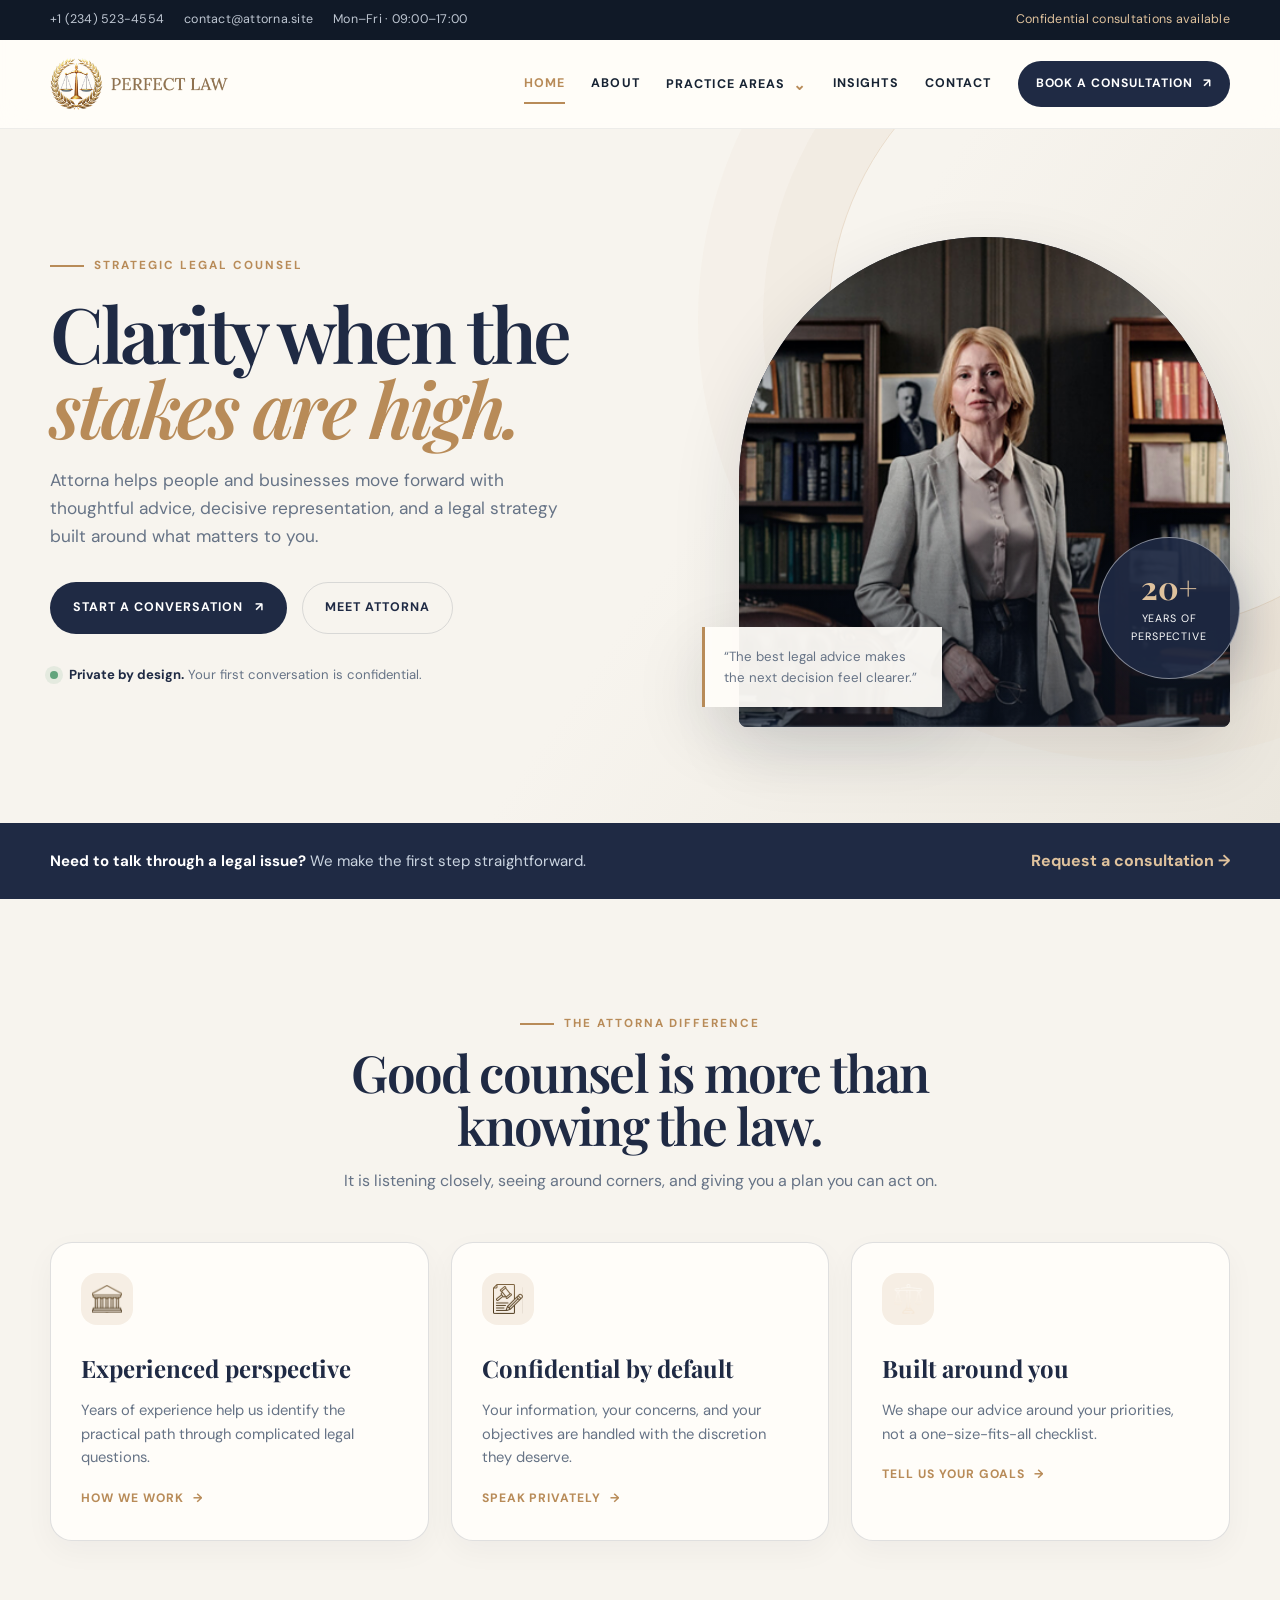
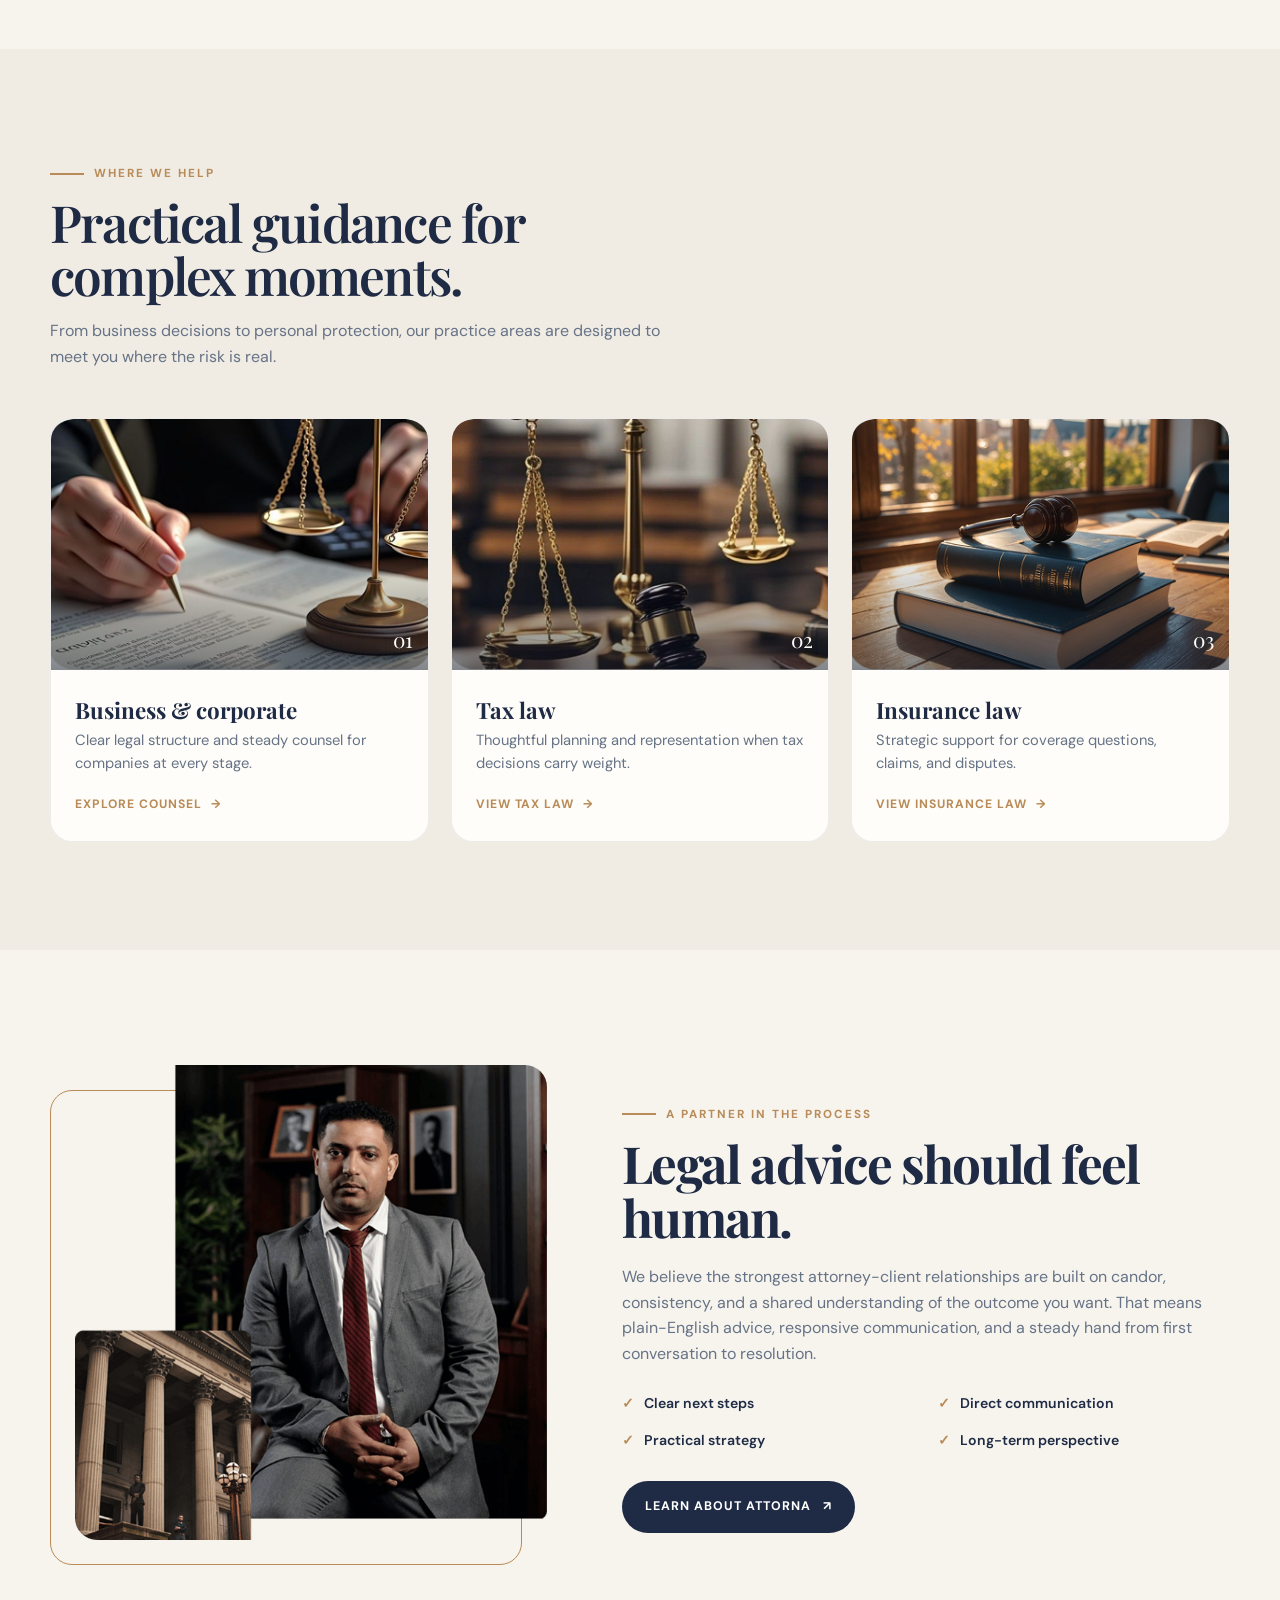
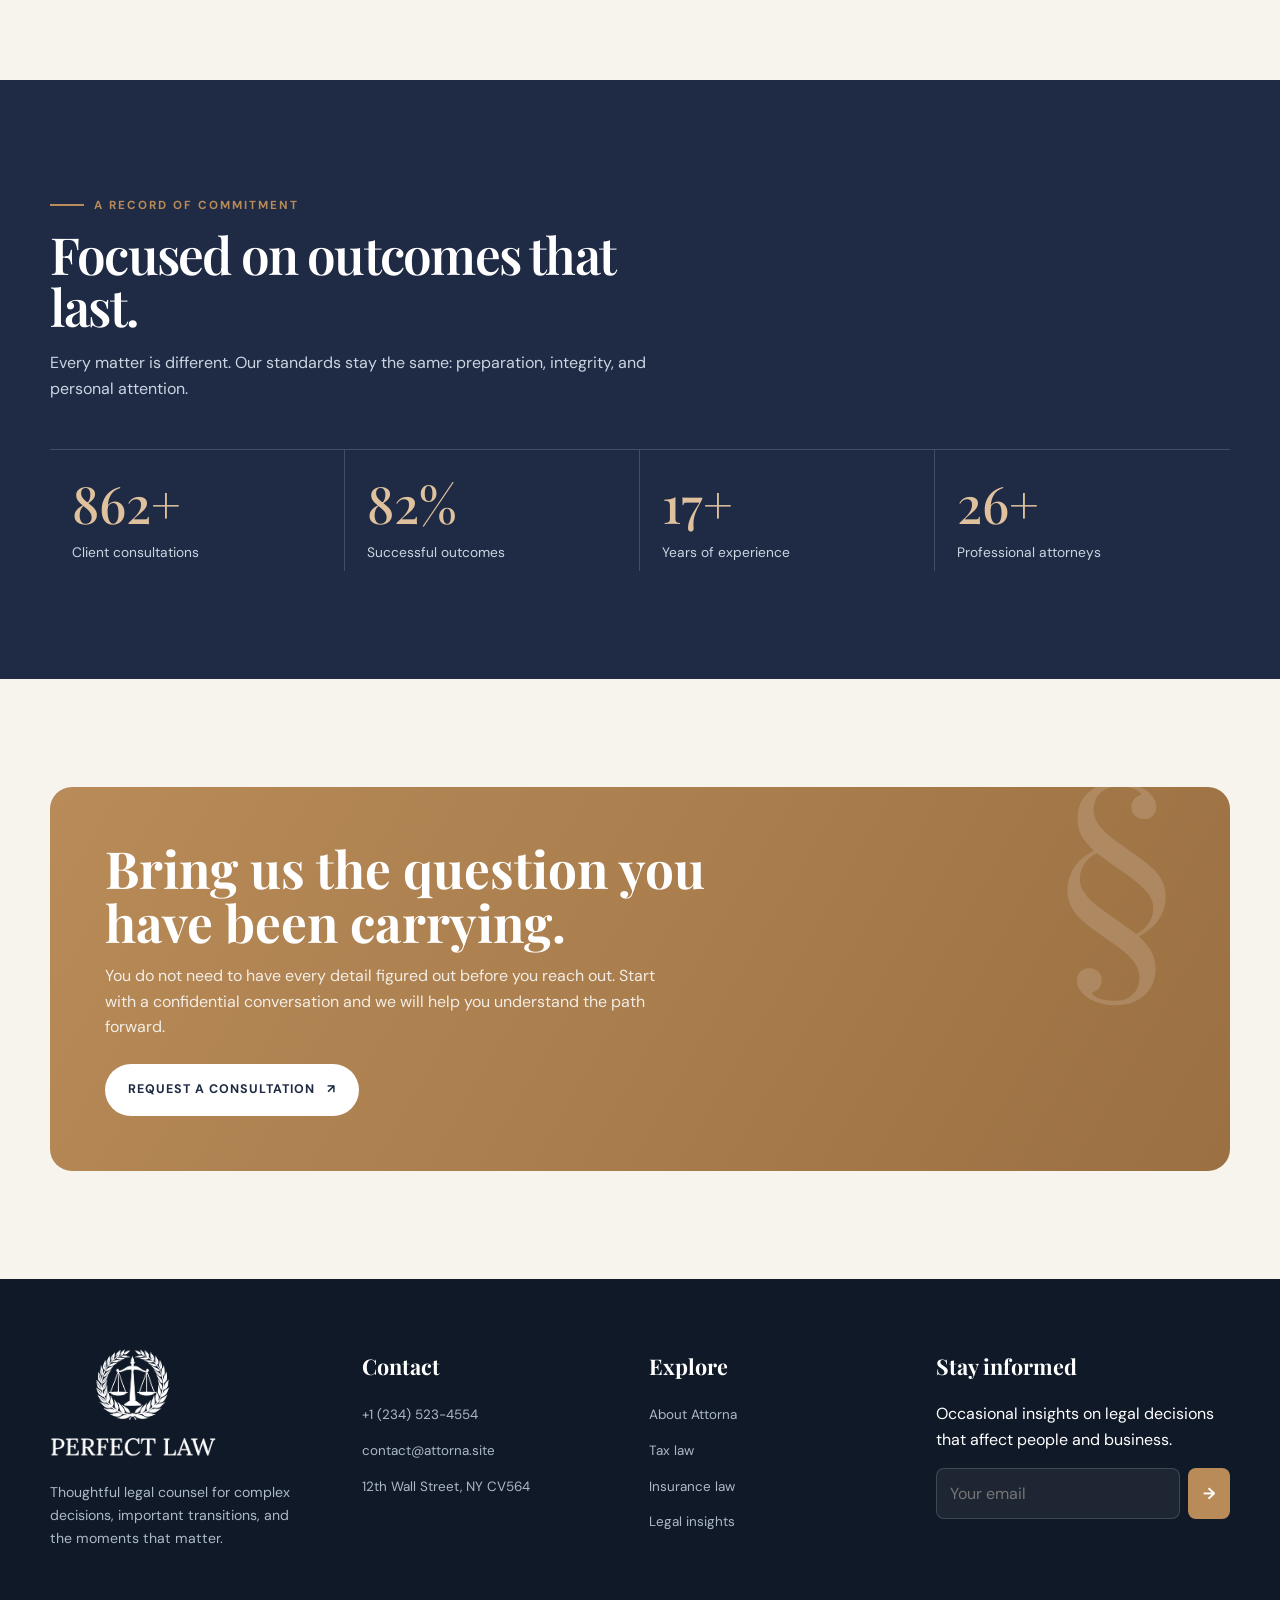
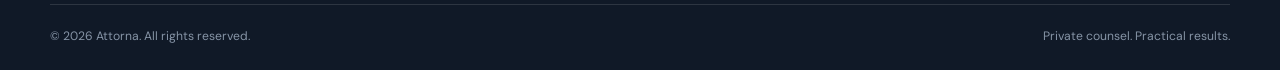
<file: index.html>
<!doctype html>
<html lang="en">
<head>
    <meta charset="UTF-8">
    <meta name="viewport" content="width=device-width, initial-scale=1.0">
    <meta name="description" content="Attorna provides clear, strategic legal counsel for businesses, families, and individuals.">
    <title>Attorna | Counsel with clarity</title>
    <link rel="stylesheet" href="css/style.css">
    <link rel="stylesheet" href="css/media-query.css">
</head>
<body>
    <a class="skip-link" href="#main-content">Skip to content</a>
    <div class="scroll-progress" aria-hidden="true"><span></span></div>
    <header class="site-header">
        <div class="topbar"><div class="container topbar-inner"><div class="topbar-details"><a href="tel:+12345234554">+1 (234) 523-4554</a><a href="mailto:contact@attorna.site">contact@attorna.site</a><span>Mon–Fri · 09:00–17:00</span></div><span class="topbar-availability">Confidential consultations available</span></div></div>
        <div class="container site-nav">
            <a class="brand" href="index.html" aria-label="Attorna home"><img src="images/logo.png" alt="Attorna"></a>
            <button class="mobile-toggle" aria-label="Open navigation" aria-expanded="false"><span></span><span></span><span></span></button>
            <div class="nav-panel">
                <nav class="nav-links" aria-label="Primary navigation">
                    <a class="nav-link" data-page="index.html" href="index.html">Home</a>
                    <a class="nav-link" data-page="about.html" href="about.html">About</a>
                    <div class="nav-dropdown"><button class="nav-dropdown-toggle" type="button">Practice areas <span>⌄</span></button><div class="nav-dropdown-menu"><a href="Tax law.html">Tax law</a><a href="insurance law.html">Insurance law</a><a href="contact.html">Business counsel</a></div></div>
                    <a class="nav-link" data-page="blog.html" href="blog.html">Insights</a>
                    <a class="nav-link" data-page="contact.html" href="contact.html">Contact</a>
                </nav>
                <a class="nav-cta" href="contact.html">Book a consultation <span>↗</span></a>
            </div>
        </div>
    </header>

    <main id="main-content">
        <section class="hero">
            <div class="container hero-grid">
                <div class="hero-copy reveal">
                    <span class="eyebrow">Strategic legal counsel</span>
                    <h1>Clarity when the <em>stakes are high.</em></h1>
                    <p class="hero-lede">Attorna helps people and businesses move forward with thoughtful advice, decisive representation, and a legal strategy built around what matters to you.</p>
                    <div class="actions"><a class="button" href="contact.html">Start a conversation <span>↗</span></a><a class="button secondary" href="about.html">Meet Attorna</a></div>
                    <div class="trust-note"><span class="dot"></span><span><strong>Private by design.</strong> Your first conversation is confidential.</span></div>
                </div>
                <div class="hero-visual reveal delay-2"><div class="hero-art"><img src="images/lady-1.png" alt="Attorney ready to advise a client"></div><div class="hero-card"><p>“The best legal advice makes the next decision feel clearer.”</p></div><div class="hero-badge"><strong>20+</strong><span>years of perspective</span></div></div>
            </div>
        </section>
        <section class="intro-band"><div class="container"><p><strong>Need to talk through a legal issue?</strong> We make the first step straightforward.</p><a href="contact.html">Request a consultation →</a></div></section>

        <section class="section" aria-labelledby="why-attorna">
            <div class="container"><div class="section-heading center reveal"><span class="section-kicker">The Attorna difference</span><h2>Good counsel is more than knowing the law.</h2><p>It is listening closely, seeing around corners, and giving you a plan you can act on.</p></div>
                <div class="feature-grid"><article class="feature-card reveal"><div class="icon-circle"><img src="images/icon-4.svg" alt=""></div><h3>Experienced perspective</h3><p>Years of experience help us identify the practical path through complicated legal questions.</p><a class="text-link" href="about.html">How we work <span>→</span></a></article><article class="feature-card reveal delay-1"><div class="icon-circle"><img src="images/icon-5.svg" alt=""></div><h3>Confidential by default</h3><p>Your information, your concerns, and your objectives are handled with the discretion they deserve.</p><a class="text-link" href="contact.html">Speak privately <span>→</span></a></article><article class="feature-card reveal delay-2"><div class="icon-circle"><img src="images/icon-6.svg" alt=""></div><h3>Built around you</h3><p>We shape our advice around your priorities, not a one-size-fits-all checklist.</p><a class="text-link" href="contact.html">Tell us your goals <span>→</span></a></article></div>
            </div>
        </section>

        <section class="section practice-section" aria-labelledby="practice-areas"><div class="container"><div class="section-heading reveal"><span class="section-kicker">Where we help</span><h2 id="practice-areas">Practical guidance for complex moments.</h2><p>From business decisions to personal protection, our practice areas are designed to meet you where the risk is real.</p></div><div class="practice-grid"><article class="practice-card reveal"><div class="practice-card-image"><img src="images/service-1.png" alt="Business documents on a desk"><span class="practice-number">01</span></div><div class="practice-card-body"><h3>Business &amp; corporate</h3><p>Clear legal structure and steady counsel for companies at every stage.</p><a class="text-link" href="contact.html">Explore counsel <span>→</span></a></div></article><article class="practice-card reveal delay-1"><div class="practice-card-image"><img src="images/service-2.png" alt="A contract being reviewed"><span class="practice-number">02</span></div><div class="practice-card-body"><h3>Tax law</h3><p>Thoughtful planning and representation when tax decisions carry weight.</p><a class="text-link" href="Tax law.html">View tax law <span>→</span></a></div></article><article class="practice-card reveal delay-2"><div class="practice-card-image"><img src="images/service-3.png" alt="Professional meeting around a table"><span class="practice-number">03</span></div><div class="practice-card-body"><h3>Insurance law</h3><p>Strategic support for coverage questions, claims, and disputes.</p><a class="text-link" href="insurance law.html">View insurance law <span>→</span></a></div></article></div></div></section>

        <section class="split-section"><div class="container split-grid"><div class="split-media reveal"><img src="images/man-1.png" alt="Attorna attorney in a thoughtful portrait"></div><div class="split-content reveal delay-1"><span class="section-kicker">A partner in the process</span><h2>Legal advice should feel human.</h2><p>We believe the strongest attorney-client relationships are built on candor, consistency, and a shared understanding of the outcome you want. That means plain-English advice, responsive communication, and a steady hand from first conversation to resolution.</p><ul class="check-list"><li>Clear next steps</li><li>Direct communication</li><li>Practical strategy</li><li>Long-term perspective</li></ul><a class="button" href="about.html">Learn about Attorna <span>↗</span></a></div></div></section>

        <section class="section stats-section"><div class="container"><div class="section-heading reveal"><span class="section-kicker">A record of commitment</span><h2>Focused on outcomes that last.</h2><p>Every matter is different. Our standards stay the same: preparation, integrity, and personal attention.</p></div><div class="stats-grid"><div class="stat reveal"><strong data-count="1000" data-suffix="+">0</strong><span>Client consultations</span></div><div class="stat reveal delay-1"><strong data-count="95" data-suffix="%">0</strong><span>Successful outcomes</span></div><div class="stat reveal delay-2"><strong data-count="20" data-suffix="+">0</strong><span>Years of experience</span></div><div class="stat reveal delay-3"><strong data-count="30" data-suffix="+">0</strong><span>Professional attorneys</span></div></div></div></section>

        <section class="section"><div class="container"><div class="cta-panel reveal"><h2>Bring us the question you have been carrying.</h2><p>You do not need to have every detail figured out before you reach out. Start with a confidential conversation and we will help you understand the path forward.</p><a class="button" href="contact.html">Request a consultation <span>↗</span></a></div></div></section>
    </main>
    <footer class="site-footer"><div class="container"><div class="footer-grid"><div class="footer-brand"><img src="images/logo-2.png" alt="Attorna"><p>Thoughtful legal counsel for complex decisions, important transitions, and the moments that matter.</p></div><div class="footer-col"><h3>Contact</h3><ul><li><a href="tel:+12345234554">+1 (234) 523-4554</a></li><li><a href="mailto:contact@attorna.site">contact@attorna.site</a></li><li><span>12th Wall Street, NY CV564</span></li></ul></div><div class="footer-col"><h3>Explore</h3><ul><li><a href="about.html">About Attorna</a></li><li><a href="Tax law.html">Tax law</a></li><li><a href="insurance law.html">Insurance law</a></li><li><a href="blog.html">Legal insights</a></li></ul></div><div class="footer-col"><h3>Stay informed</h3><p>Occasional insights on legal decisions that affect people and business.</p><form class="footer-form" onsubmit="return false"><input type="email" placeholder="Your email" aria-label="Your email"><button type="submit">→</button></form></div></div><div class="footer-bottom"><span>© <span data-year>2026</span> Attorna. All rights reserved.</span><span>Private counsel. Practical results.</span></div></div></footer>
    <script src="js/script.js"></script>
</body>
</html>
</file>
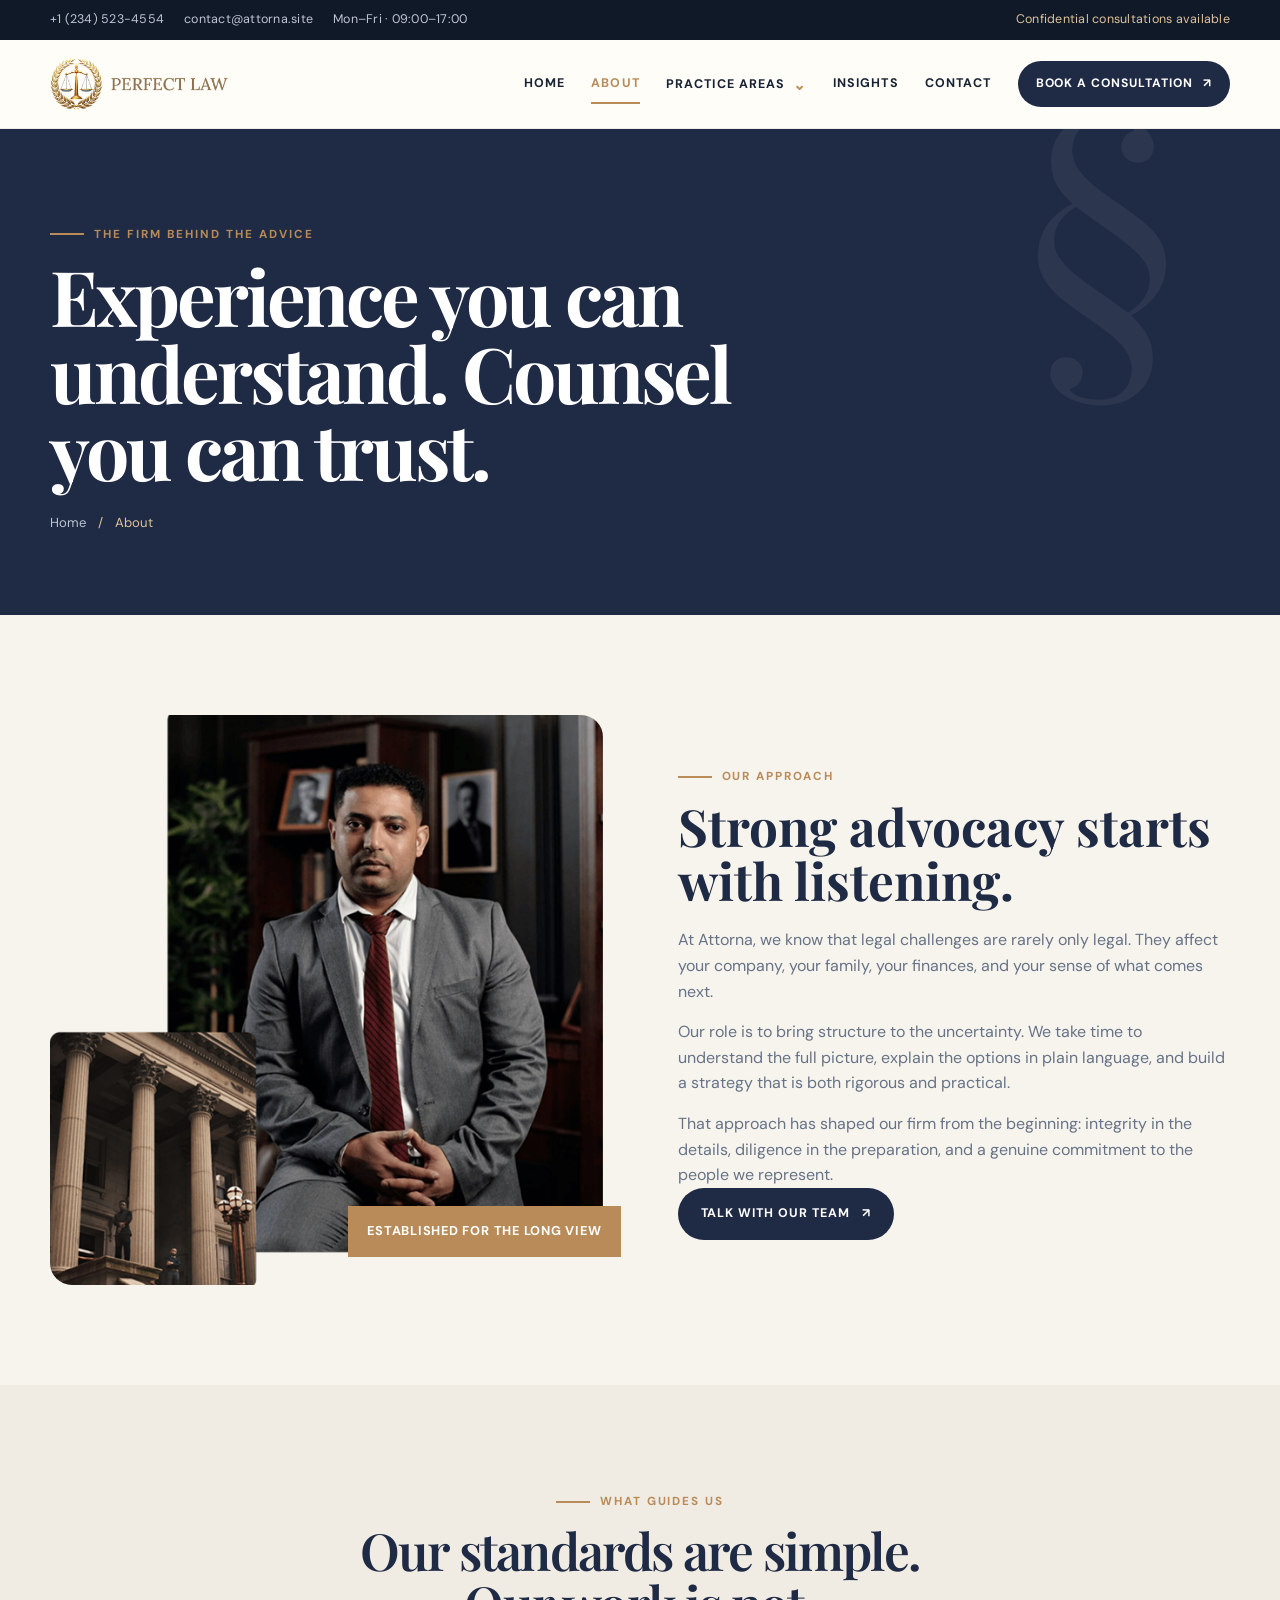
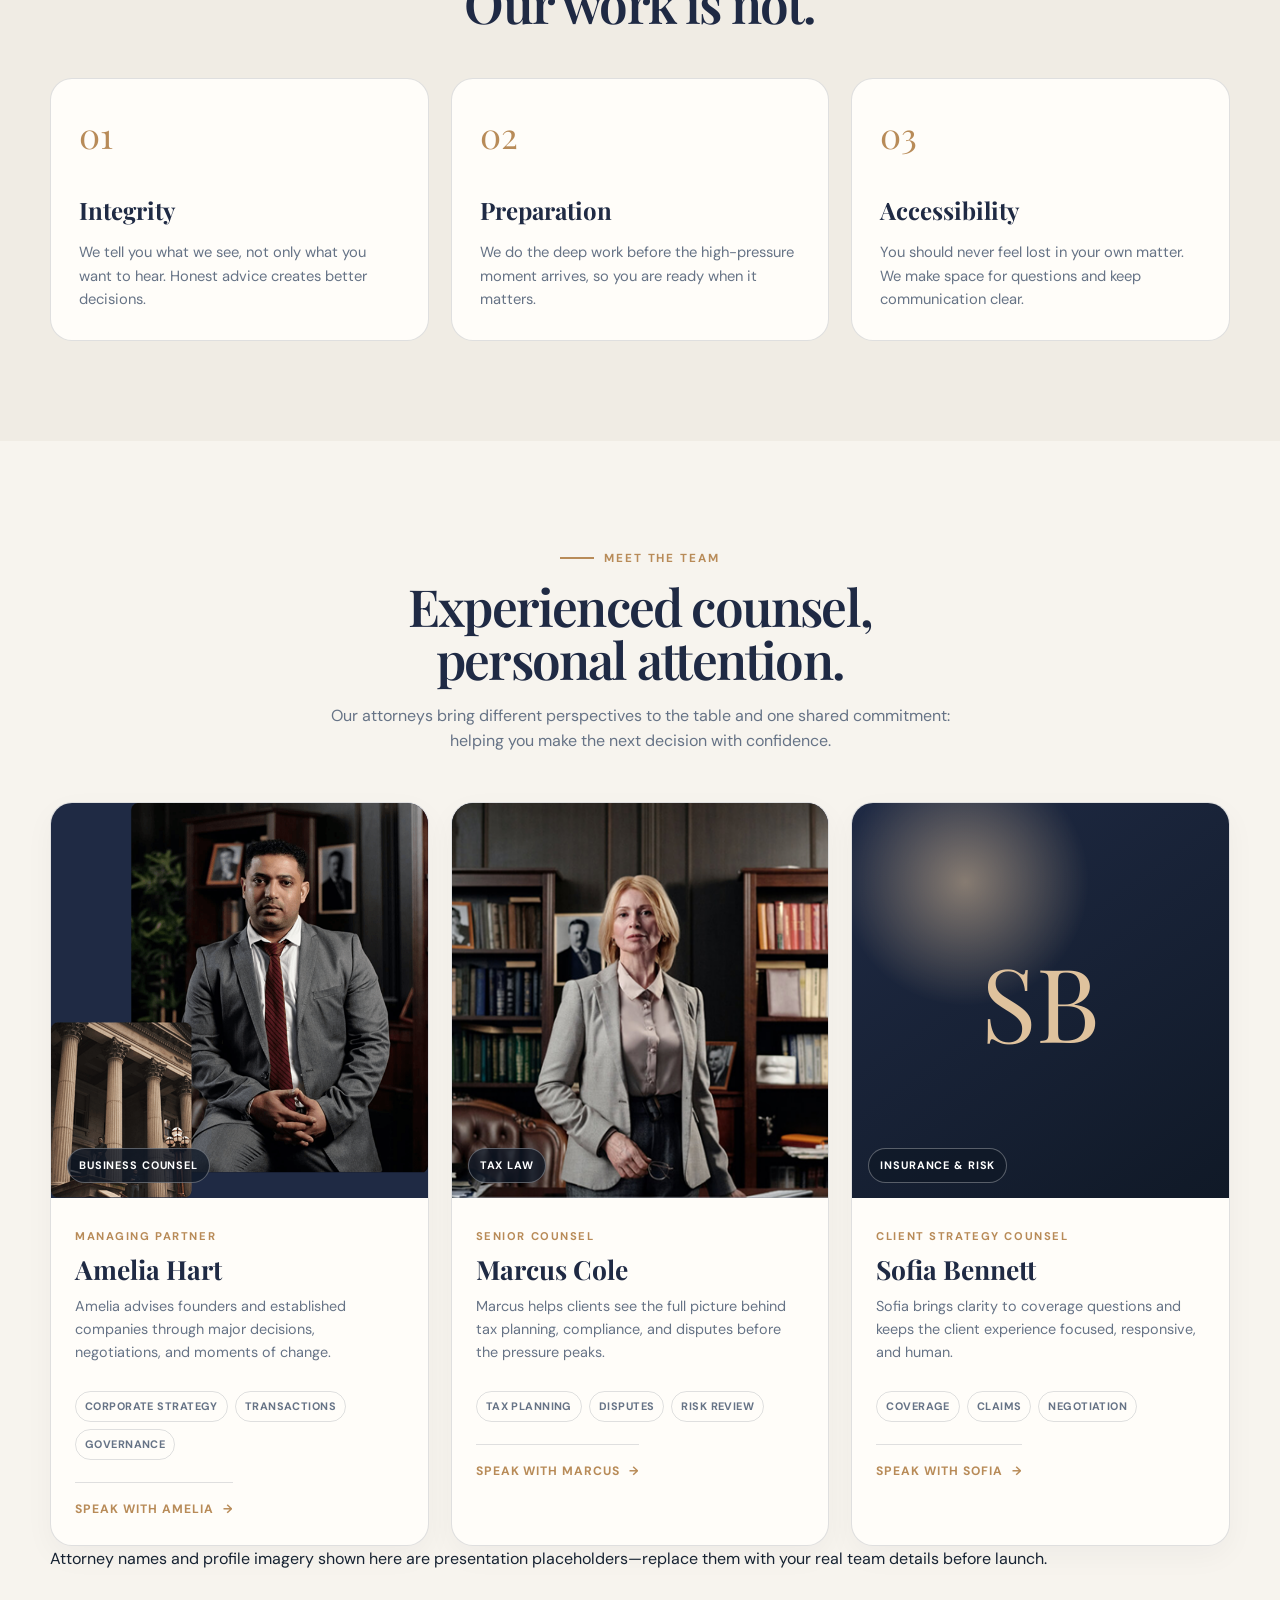
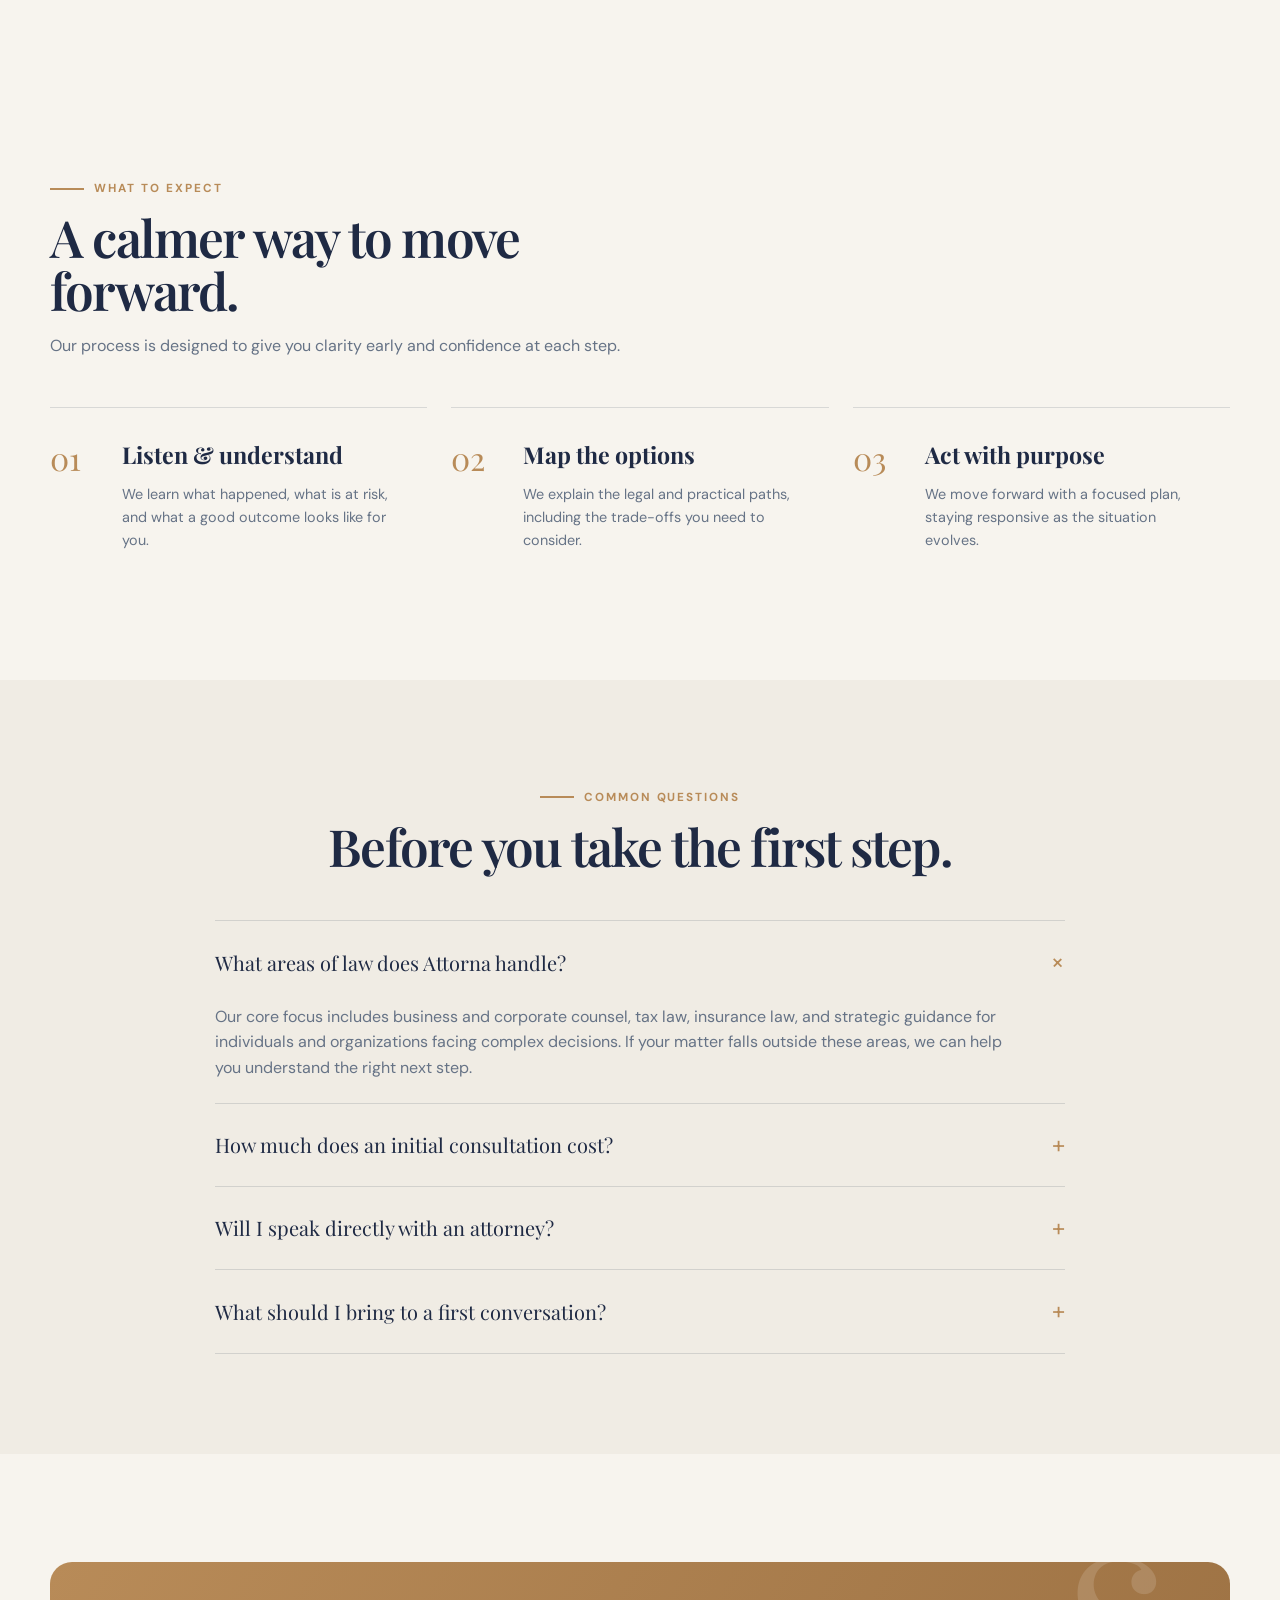
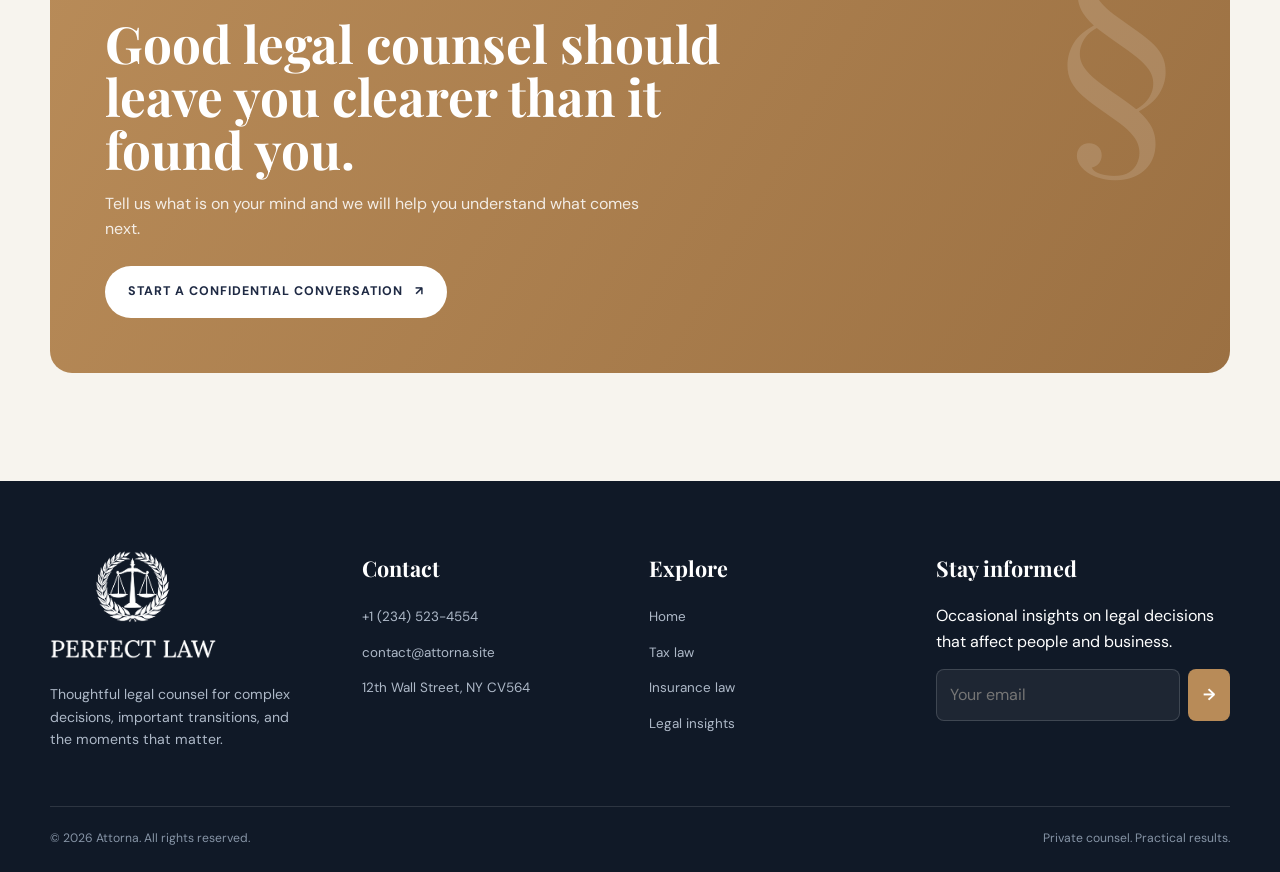
<file: about.html>
<!doctype html>
<html lang="en">
<head><meta charset="UTF-8"><meta name="viewport" content="width=device-width, initial-scale=1.0"><meta name="description" content="Learn how Attorna approaches legal counsel with clarity, integrity, and personal attention."><title>About Attorna | Counsel with clarity</title><link rel="stylesheet" href="css/style.css"><link rel="stylesheet" href="css/media-query.css"></head>
<body><a class="skip-link" href="#main-content">Skip to content</a><div class="scroll-progress" aria-hidden="true"><span></span></div>
<header class="site-header"><div class="topbar"><div class="container topbar-inner"><div class="topbar-details"><a href="tel:+12345234554">+1 (234) 523-4554</a><a href="mailto:contact@attorna.site">contact@attorna.site</a><span>Mon–Fri · 09:00–17:00</span></div><span class="topbar-availability">Confidential consultations available</span></div></div><div class="container site-nav"><a class="brand" href="index.html" aria-label="Attorna home"><img src="images/logo.png" alt="Attorna"></a><button class="mobile-toggle" aria-label="Open navigation" aria-expanded="false"><span></span><span></span><span></span></button><div class="nav-panel"><nav class="nav-links" aria-label="Primary navigation"><a class="nav-link" data-page="index.html" href="index.html">Home</a><a class="nav-link" data-page="about.html" href="about.html">About</a><div class="nav-dropdown"><button class="nav-dropdown-toggle" type="button">Practice areas <span>⌄</span></button><div class="nav-dropdown-menu"><a href="Tax law.html">Tax law</a><a href="insurance law.html">Insurance law</a><a href="contact.html">Business counsel</a></div></div><a class="nav-link" data-page="blog.html" href="blog.html">Insights</a><a class="nav-link" data-page="contact.html" href="contact.html">Contact</a></nav><a class="nav-cta" href="contact.html">Book a consultation <span>↗</span></a></div></div></header>
<main id="main-content"><section class="page-hero"><div class="container"><span class="eyebrow">The firm behind the advice</span><h1>Experience you can understand. Counsel you can trust.</h1><div class="breadcrumbs"><a href="index.html">Home</a><span>/</span><span>About</span></div></div></section>
<section class="page-intro"><div class="container story-grid"><div class="story-media reveal"><img src="images/man-1.png" alt="Attorna attorney portrait"><span class="image-label">Established for the long view</span></div><div class="story-copy reveal delay-1"><span class="section-kicker">Our approach</span><h2>Strong advocacy starts with listening.</h2><p>At Attorna, we know that legal challenges are rarely only legal. They affect your company, your family, your finances, and your sense of what comes next.</p><p>Our role is to bring structure to the uncertainty. We take time to understand the full picture, explain the options in plain language, and build a strategy that is both rigorous and practical.</p><p>That approach has shaped our firm from the beginning: integrity in the details, diligence in the preparation, and a genuine commitment to the people we represent.</p><a class="button" href="contact.html">Talk with our team <span>↗</span></a></div></div></section>
<section class="value-section"><div class="container"><div class="section-heading center reveal"><span class="section-kicker">What guides us</span><h2>Our standards are simple. Our work is not.</h2></div><div class="value-grid"><article class="value-card reveal"><span class="value-index">01</span><h3>Integrity</h3><p>We tell you what we see, not only what you want to hear. Honest advice creates better decisions.</p></article><article class="value-card reveal delay-1"><span class="value-index">02</span><h3>Preparation</h3><p>We do the deep work before the high-pressure moment arrives, so you are ready when it matters.</p></article><article class="value-card reveal delay-2"><span class="value-index">03</span><h3>Accessibility</h3><p>You should never feel lost in your own matter. We make space for questions and keep communication clear.</p></article></div></div></section>
<section class="team-section"><div class="container"><div class="section-heading center reveal"><span class="section-kicker">Meet the team</span><h2>Experienced counsel, personal attention.</h2><p>Our attorneys bring different perspectives to the table and one shared commitment: helping you make the next decision with confidence.</p></div><div class="attorney-grid"><article class="attorney-card reveal"><div class="attorney-visual"><img src="images/man-1.png" alt="Managing Partner profile portrait"><span class="attorney-badge">Business counsel</span></div><div class="attorney-body"><span class="attorney-role">Managing Partner</span><h3>Amelia Hart</h3><p class="attorney-bio">Amelia advises founders and established companies through major decisions, negotiations, and moments of change.</p><ul class="specialty-list"><li>Corporate strategy</li><li>Transactions</li><li>Governance</li></ul><a class="text-link" href="contact.html">Speak with Amelia <span>→</span></a></div></article><article class="attorney-card reveal delay-1"><div class="attorney-visual"><img src="images/lady-1.png" alt="Senior Counsel profile portrait"><span class="attorney-badge">Tax law</span></div><div class="attorney-body"><span class="attorney-role">Senior Counsel</span><h3>Marcus Cole</h3><p class="attorney-bio">Marcus helps clients see the full picture behind tax planning, compliance, and disputes before the pressure peaks.</p><ul class="specialty-list"><li>Tax planning</li><li>Disputes</li><li>Risk review</li></ul><a class="text-link" href="contact.html">Speak with Marcus <span>→</span></a></div></article><article class="attorney-card reveal delay-2"><div class="attorney-visual"><div class="attorney-initials" aria-hidden="true">SB</div><span class="attorney-badge">Insurance &amp; risk</span></div><div class="attorney-body"><span class="attorney-role">Client Strategy Counsel</span><h3>Sofia Bennett</h3><p class="attorney-bio">Sofia brings clarity to coverage questions and keeps the client experience focused, responsive, and human.</p><ul class="specialty-list"><li>Coverage</li><li>Claims</li><li>Negotiation</li></ul><a class="text-link" href="contact.html">Speak with Sofia <span>→</span></a></div></article></div><p class="team-note">Attorney names and profile imagery shown here are presentation placeholders—replace them with your real team details before launch.</p></div></section>
<section class="process-section"><div class="container"><div class="section-heading reveal"><span class="section-kicker">What to expect</span><h2>A calmer way to move forward.</h2><p>Our process is designed to give you clarity early and confidence at each step.</p></div><div class="process-list"><article class="process-item reveal"><h3>Listen &amp; understand</h3><p>We learn what happened, what is at risk, and what a good outcome looks like for you.</p></article><article class="process-item reveal delay-1"><h3>Map the options</h3><p>We explain the legal and practical paths, including the trade-offs you need to consider.</p></article><article class="process-item reveal delay-2"><h3>Act with purpose</h3><p>We move forward with a focused plan, staying responsive as the situation evolves.</p></article></div></div></section>
<section class="faq-section"><div class="container"><div class="section-heading center reveal"><span class="section-kicker">Common questions</span><h2>Before you take the first step.</h2></div><div class="faq-list"><div class="faq-item open reveal"><button class="faq-question" aria-expanded="true">What areas of law does Attorna handle?<span>+</span></button><div class="faq-answer"><div><p>Our core focus includes business and corporate counsel, tax law, insurance law, and strategic guidance for individuals and organizations facing complex decisions. If your matter falls outside these areas, we can help you understand the right next step.</p></div></div></div><div class="faq-item reveal"><button class="faq-question" aria-expanded="false">How much does an initial consultation cost?<span>+</span></button><div class="faq-answer"><div><p>Fees depend on the nature and scope of the matter. Contact us with a short overview and we will explain the consultation process and expected next steps clearly.</p></div></div></div><div class="faq-item reveal"><button class="faq-question" aria-expanded="false">Will I speak directly with an attorney?<span>+</span></button><div class="faq-answer"><div><p>Yes. We believe the best advice starts with a direct understanding of your situation, and we keep communication personal throughout the matter.</p></div></div></div><div class="faq-item reveal"><button class="faq-question" aria-expanded="false">What should I bring to a first conversation?<span>+</span></button><div class="faq-answer"><div><p>Bring whatever helps explain the situation: agreements, notices, timelines, or questions. You do not need to organize everything perfectly before reaching out.</p></div></div></div></div></div></section><section class="section"><div class="container"><div class="cta-panel reveal"><h2>Good legal counsel should leave you clearer than it found you.</h2><p>Tell us what is on your mind and we will help you understand what comes next.</p><a class="button" href="contact.html">Start a confidential conversation <span>↗</span></a></div></div></section></main>
<footer class="site-footer"><div class="container"><div class="footer-grid"><div class="footer-brand"><img src="images/logo-2.png" alt="Attorna"><p>Thoughtful legal counsel for complex decisions, important transitions, and the moments that matter.</p></div><div class="footer-col"><h3>Contact</h3><ul><li><a href="tel:+12345234554">+1 (234) 523-4554</a></li><li><a href="mailto:contact@attorna.site">contact@attorna.site</a></li><li><span>12th Wall Street, NY CV564</span></li></ul></div><div class="footer-col"><h3>Explore</h3><ul><li><a href="index.html">Home</a></li><li><a href="Tax law.html">Tax law</a></li><li><a href="insurance law.html">Insurance law</a></li><li><a href="blog.html">Legal insights</a></li></ul></div><div class="footer-col"><h3>Stay informed</h3><p>Occasional insights on legal decisions that affect people and business.</p><form class="footer-form" onsubmit="return false"><input type="email" placeholder="Your email" aria-label="Your email"><button type="submit">→</button></form></div></div><div class="footer-bottom"><span>© <span data-year>2026</span> Attorna. All rights reserved.</span><span>Private counsel. Practical results.</span></div></div></footer><script src="js/script.js"></script></body></html>
</file>
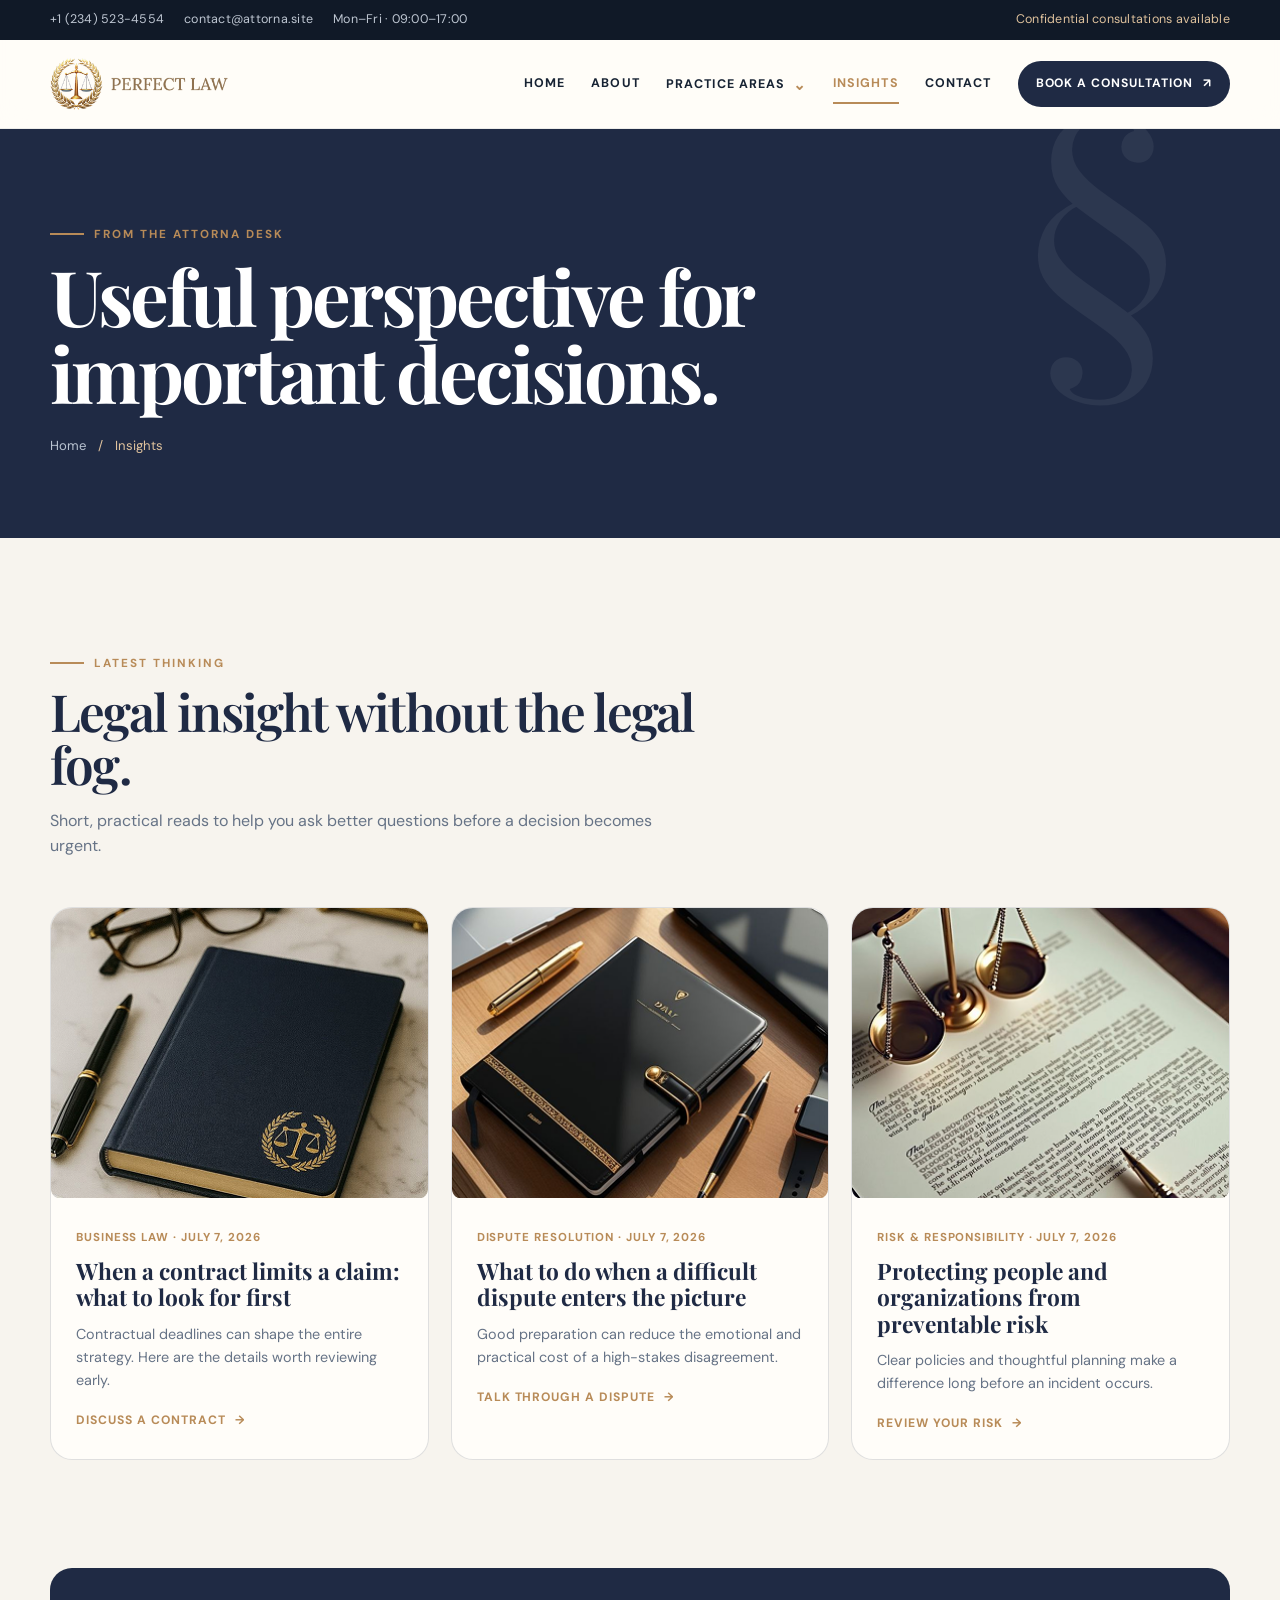
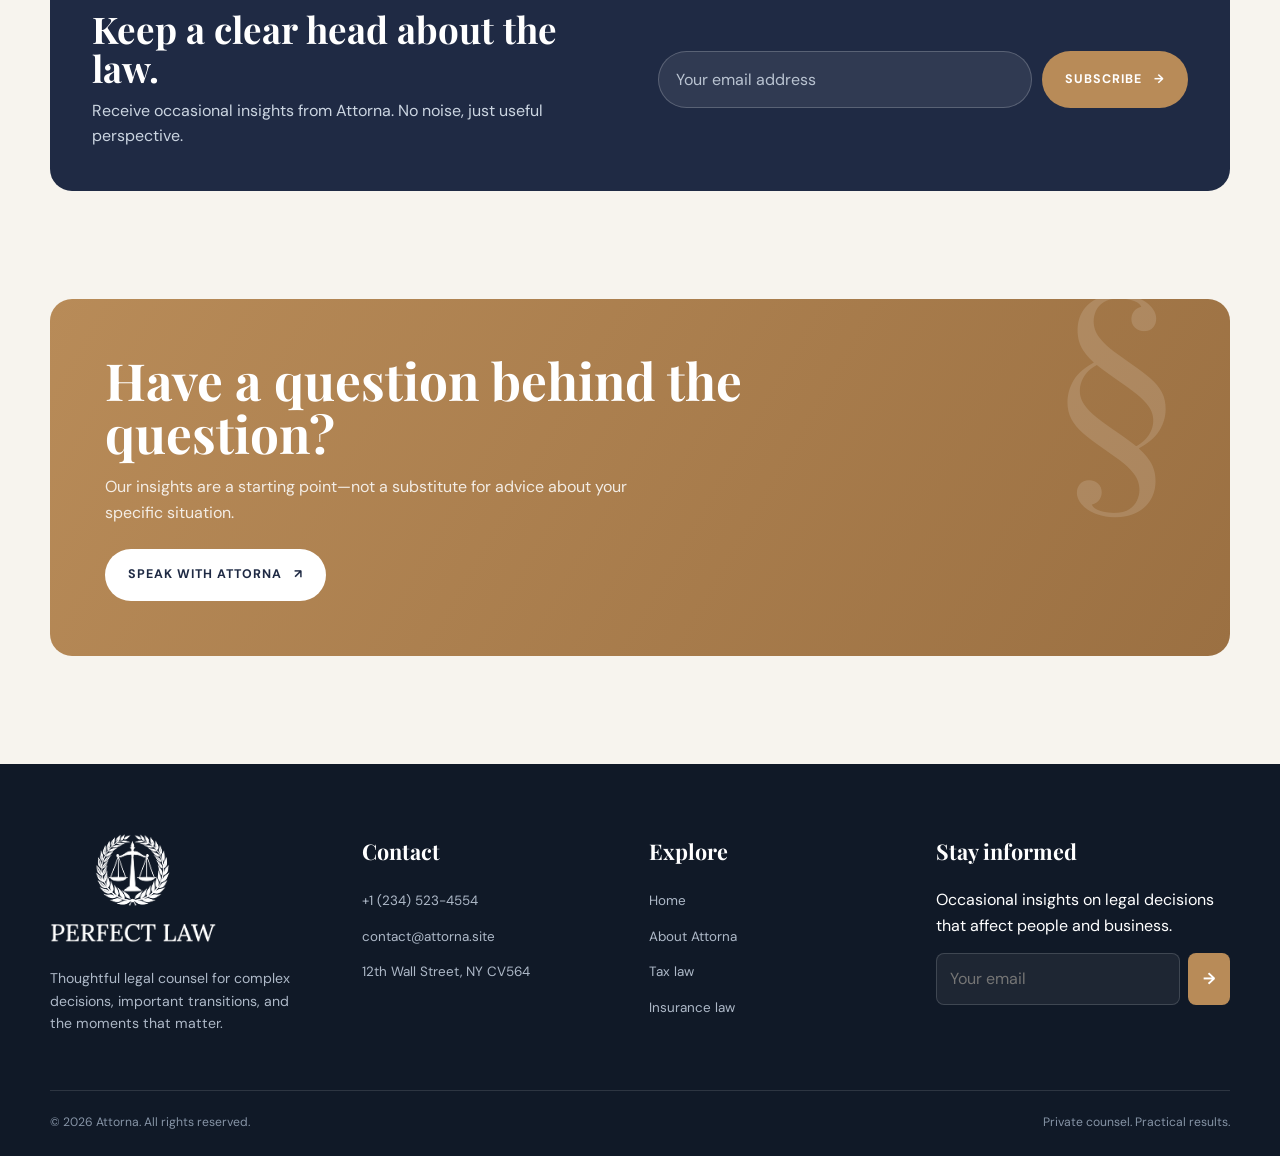
<file: blog.html>
<!doctype html>
<html lang="en">
<head><meta charset="UTF-8"><meta name="viewport" content="width=device-width, initial-scale=1.0"><meta name="description" content="Practical legal insights from Attorna on business, insurance, and personal legal decisions."><title>Legal Insights | Attorna</title><link rel="stylesheet" href="css/style.css"><link rel="stylesheet" href="css/media-query.css"></head>
<body><a class="skip-link" href="#main-content">Skip to content</a><div class="scroll-progress" aria-hidden="true"><span></span></div><header class="site-header"><div class="topbar"><div class="container topbar-inner"><div class="topbar-details"><a href="tel:+12345234554">+1 (234) 523-4554</a><a href="mailto:contact@attorna.site">contact@attorna.site</a><span>Mon–Fri · 09:00–17:00</span></div><span class="topbar-availability">Confidential consultations available</span></div></div><div class="container site-nav"><a class="brand" href="index.html" aria-label="Attorna home"><img src="images/logo.png" alt="Attorna"></a><button class="mobile-toggle" aria-label="Open navigation" aria-expanded="false"><span></span><span></span><span></span></button><div class="nav-panel"><nav class="nav-links" aria-label="Primary navigation"><a class="nav-link" data-page="index.html" href="index.html">Home</a><a class="nav-link" data-page="about.html" href="about.html">About</a><div class="nav-dropdown"><button class="nav-dropdown-toggle" type="button">Practice areas <span>⌄</span></button><div class="nav-dropdown-menu"><a href="Tax law.html">Tax law</a><a href="insurance law.html">Insurance law</a><a href="contact.html">Business counsel</a></div></div><a class="nav-link active" data-page="blog.html" href="blog.html">Insights</a><a class="nav-link" data-page="contact.html" href="contact.html">Contact</a></nav><a class="nav-cta" href="contact.html">Book a consultation <span>↗</span></a></div></div></header><main id="main-content"><section class="page-hero"><div class="container"><span class="eyebrow">From the Attorna desk</span><h1>Useful perspective for important decisions.</h1><div class="breadcrumbs"><a href="index.html">Home</a><span>/</span><span>Insights</span></div></div></section><section class="section"><div class="container"><div class="section-heading reveal"><span class="section-kicker">Latest thinking</span><h2>Legal insight without the legal fog.</h2><p>Short, practical reads to help you ask better questions before a decision becomes urgent.</p></div><div class="article-grid"><article class="article-card reveal"><img src="images/blog-1.png" alt="Cruise ship at sea"><div class="article-body"><span class="article-meta">Business law · July 7, 2026</span><h2>When a contract limits a claim: what to look for first</h2><p>Contractual deadlines can shape the entire strategy. Here are the details worth reviewing early.</p><a class="text-link" href="contact.html">Discuss a contract <span>→</span></a></div></article><article class="article-card reveal delay-1"><img src="images/blog-2.png" alt="A conversation in a home setting"><div class="article-body"><span class="article-meta">Dispute resolution · July 7, 2026</span><h2>What to do when a difficult dispute enters the picture</h2><p>Good preparation can reduce the emotional and practical cost of a high-stakes disagreement.</p><a class="text-link" href="contact.html">Talk through a dispute <span>→</span></a></div></article><article class="article-card reveal delay-2"><img src="images/blog-3.png" alt="Children playing in a classroom"><div class="article-body"><span class="article-meta">Risk &amp; responsibility · July 7, 2026</span><h2>Protecting people and organizations from preventable risk</h2><p>Clear policies and thoughtful planning make a difference long before an incident occurs.</p><a class="text-link" href="contact.html">Review your risk <span>→</span></a></div></article></div></div></section><section class="section" style="padding-top:0"><div class="container"><div class="newsletter reveal"><div><h2>Keep a clear head about the law.</h2><p>Receive occasional insights from Attorna. No noise, just useful perspective.</p></div><form class="newsletter-form" onsubmit="return false"><input type="email" placeholder="Your email address" aria-label="Your email address"><button class="button" type="submit">Subscribe <span>→</span></button></form></div></div></section><section class="section" style="padding-top:0"><div class="container"><div class="cta-panel reveal"><h2>Have a question behind the question?</h2><p>Our insights are a starting point—not a substitute for advice about your specific situation.</p><a class="button" href="contact.html">Speak with Attorna <span>↗</span></a></div></div></section></main><footer class="site-footer"><div class="container"><div class="footer-grid"><div class="footer-brand"><img src="images/logo-2.png" alt="Attorna"><p>Thoughtful legal counsel for complex decisions, important transitions, and the moments that matter.</p></div><div class="footer-col"><h3>Contact</h3><ul><li><a href="tel:+12345234554">+1 (234) 523-4554</a></li><li><a href="mailto:contact@attorna.site">contact@attorna.site</a></li><li><span>12th Wall Street, NY CV564</span></li></ul></div><div class="footer-col"><h3>Explore</h3><ul><li><a href="index.html">Home</a></li><li><a href="about.html">About Attorna</a></li><li><a href="Tax law.html">Tax law</a></li><li><a href="insurance law.html">Insurance law</a></li></ul></div><div class="footer-col"><h3>Stay informed</h3><p>Occasional insights on legal decisions that affect people and business.</p><form class="footer-form" onsubmit="return false"><input type="email" placeholder="Your email" aria-label="Your email"><button type="submit">→</button></form></div></div><div class="footer-bottom"><span>© <span data-year>2026</span> Attorna. All rights reserved.</span><span>Private counsel. Practical results.</span></div></div></footer><script src="js/script.js"></script></body></html>
</file>
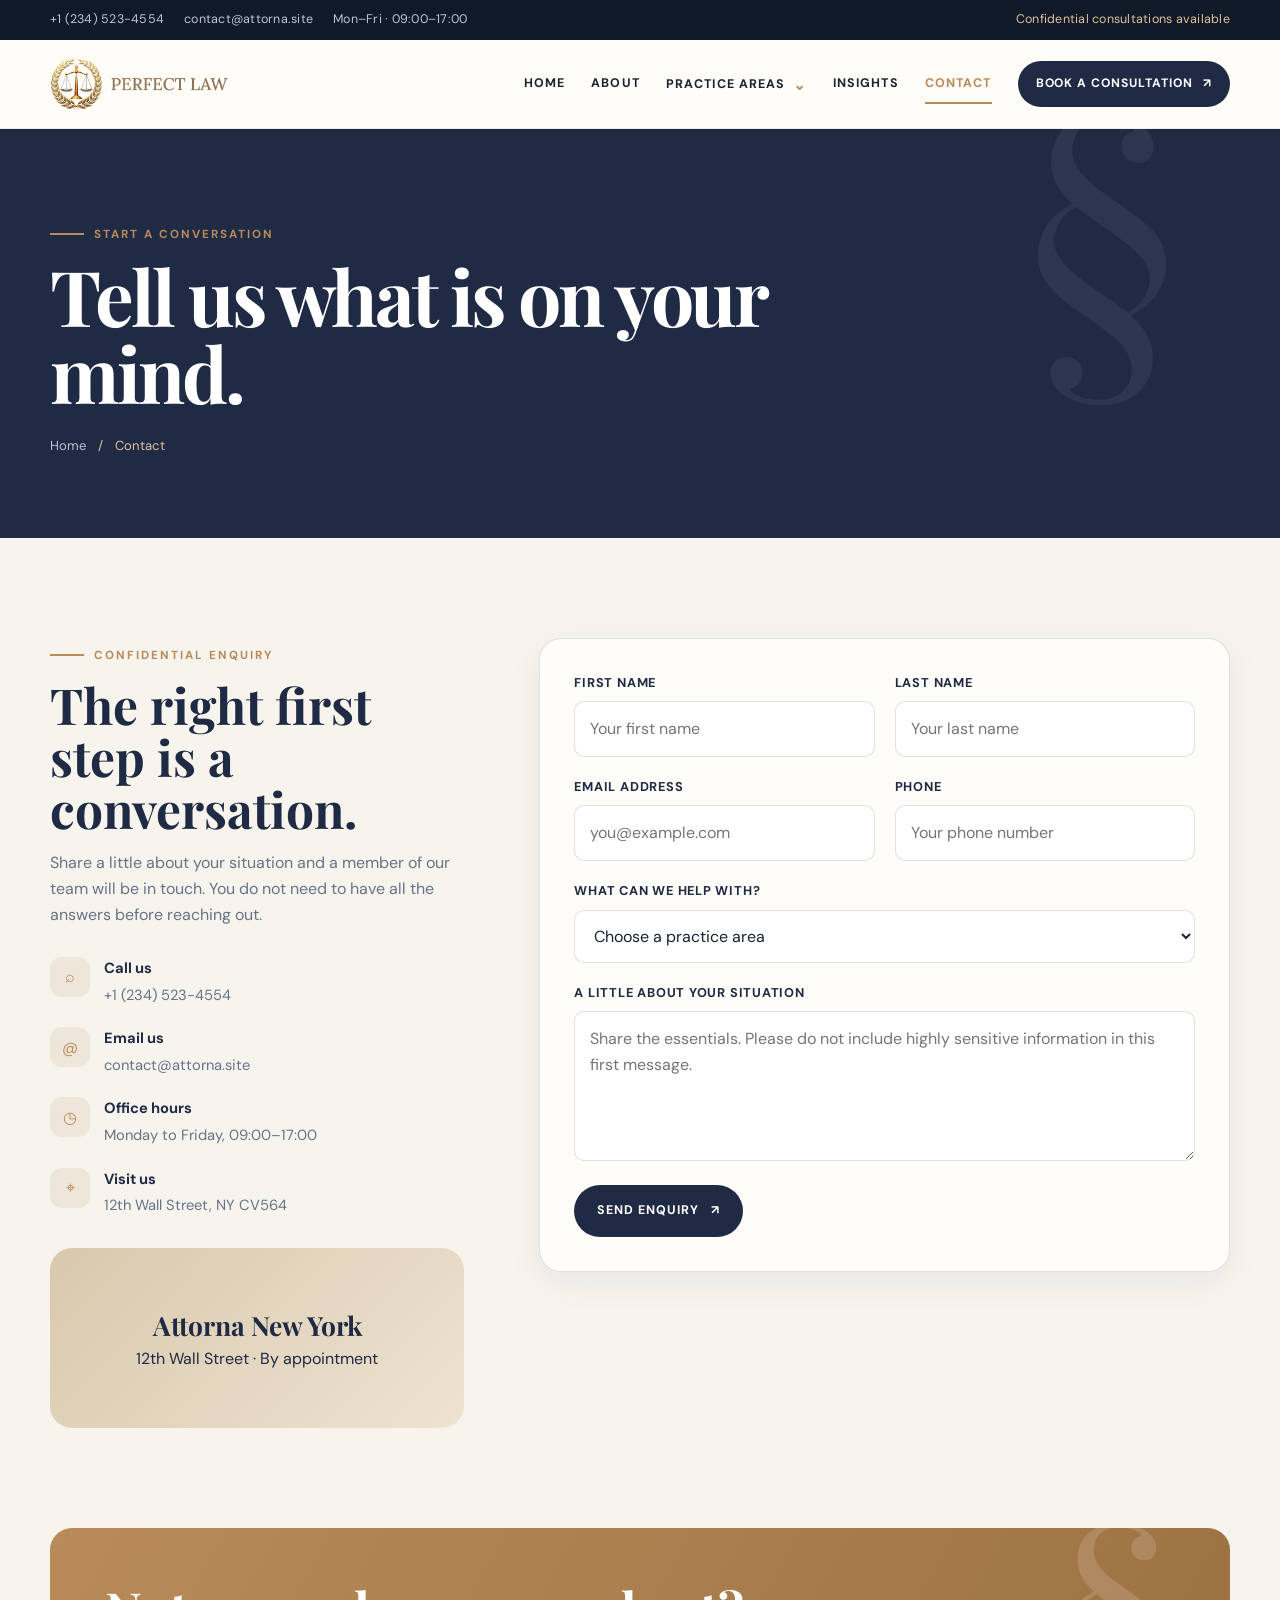
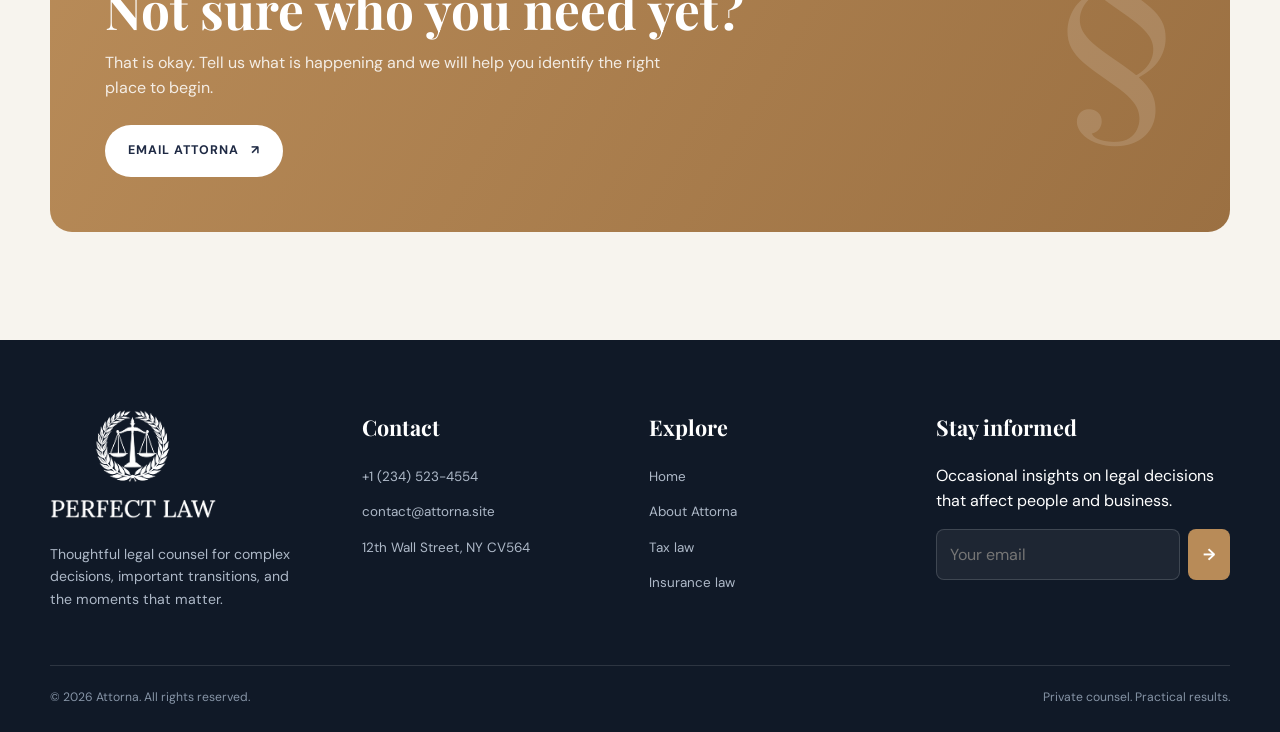
<file: contact.html>
<!doctype html>
<html lang="en">
<head><meta charset="UTF-8"><meta name="viewport" content="width=device-width, initial-scale=1.0"><meta name="description" content="Contact Attorna for a confidential conversation about your legal matter."><title>Contact Attorna | Start a conversation</title><link rel="stylesheet" href="css/style.css"><link rel="stylesheet" href="css/media-query.css"></head>
<body><a class="skip-link" href="#main-content">Skip to content</a><div class="scroll-progress" aria-hidden="true"><span></span></div><header class="site-header"><div class="topbar"><div class="container topbar-inner"><div class="topbar-details"><a href="tel:+12345234554">+1 (234) 523-4554</a><a href="mailto:contact@attorna.site">contact@attorna.site</a><span>Mon–Fri · 09:00–17:00</span></div><span class="topbar-availability">Confidential consultations available</span></div></div><div class="container site-nav"><a class="brand" href="index.html" aria-label="Attorna home"><img src="images/logo.png" alt="Attorna"></a><button class="mobile-toggle" aria-label="Open navigation" aria-expanded="false"><span></span><span></span><span></span></button><div class="nav-panel"><nav class="nav-links" aria-label="Primary navigation"><a class="nav-link" data-page="index.html" href="index.html">Home</a><a class="nav-link" data-page="about.html" href="about.html">About</a><div class="nav-dropdown"><button class="nav-dropdown-toggle" type="button">Practice areas <span>⌄</span></button><div class="nav-dropdown-menu"><a href="Tax law.html">Tax law</a><a href="insurance law.html">Insurance law</a><a href="contact.html">Business counsel</a></div></div><a class="nav-link" data-page="blog.html" href="blog.html">Insights</a><a class="nav-link active" data-page="contact.html" href="contact.html">Contact</a></nav><a class="nav-cta" href="#enquiry">Book a consultation <span>↗</span></a></div></div></header><main id="main-content"><section class="page-hero"><div class="container"><span class="eyebrow">Start a conversation</span><h1>Tell us what is on your mind.</h1><div class="breadcrumbs"><a href="index.html">Home</a><span>/</span><span>Contact</span></div></div></section><section class="contact-section" id="enquiry"><div class="container contact-layout"><div class="contact-details reveal"><span class="section-kicker">Confidential enquiry</span><h2>The right first step is a conversation.</h2><p>Share a little about your situation and a member of our team will be in touch. You do not need to have all the answers before reaching out.</p><div class="contact-list"><a href="tel:+12345234554"><span class="contact-icon">⌕</span><span><strong>Call us</strong>+1 (234) 523-4554</span></a><a href="mailto:contact@attorna.site"><span class="contact-icon">@</span><span><strong>Email us</strong>contact@attorna.site</span></a><div><span class="contact-icon">◷</span><span><strong>Office hours</strong>Monday to Friday, 09:00–17:00</span></div><div><span class="contact-icon">⌖</span><span><strong>Visit us</strong>12th Wall Street, NY CV564</span></div></div><div class="map-card"><div><strong>Attorna New York</strong><span>12th Wall Street · By appointment</span></div></div></div><form class="contact-form reveal delay-1"><div class="form-grid"><div class="form-field"><label for="first-name">First name</label><input id="first-name" name="first-name" type="text" placeholder="Your first name" required></div><div class="form-field"><label for="last-name">Last name</label><input id="last-name" name="last-name" type="text" placeholder="Your last name" required></div><div class="form-field"><label for="email">Email address</label><input id="email" name="email" type="email" placeholder="you@example.com" required></div><div class="form-field"><label for="phone">Phone</label><input id="phone" name="phone" type="tel" placeholder="Your phone number"></div><div class="form-field full"><label for="matter">What can we help with?</label><select id="matter" name="matter"><option>Choose a practice area</option><option>Business &amp; corporate</option><option>Tax law</option><option>Insurance law</option><option>Something else</option></select></div><div class="form-field full"><label for="message">A little about your situation</label><textarea id="message" name="message" placeholder="Share the essentials. Please do not include highly sensitive information in this first message."></textarea></div></div><div class="form-submit"><button class="button" type="submit">Send enquiry <span>↗</span></button><span class="form-status" role="status"></span></div></form></div></section><section class="section" style="padding-top:0"><div class="container"><div class="cta-panel reveal"><h2>Not sure who you need yet?</h2><p>That is okay. Tell us what is happening and we will help you identify the right place to begin.</p><a class="button" href="mailto:contact@attorna.site">Email Attorna <span>↗</span></a></div></div></section></main><footer class="site-footer"><div class="container"><div class="footer-grid"><div class="footer-brand"><img src="images/logo-2.png" alt="Attorna"><p>Thoughtful legal counsel for complex decisions, important transitions, and the moments that matter.</p></div><div class="footer-col"><h3>Contact</h3><ul><li><a href="tel:+12345234554">+1 (234) 523-4554</a></li><li><a href="mailto:contact@attorna.site">contact@attorna.site</a></li><li><span>12th Wall Street, NY CV564</span></li></ul></div><div class="footer-col"><h3>Explore</h3><ul><li><a href="index.html">Home</a></li><li><a href="about.html">About Attorna</a></li><li><a href="Tax law.html">Tax law</a></li><li><a href="insurance law.html">Insurance law</a></li></ul></div><div class="footer-col"><h3>Stay informed</h3><p>Occasional insights on legal decisions that affect people and business.</p><form class="footer-form" onsubmit="return false"><input type="email" placeholder="Your email" aria-label="Your email"><button type="submit">→</button></form></div></div><div class="footer-bottom"><span>© <span data-year>2026</span> Attorna. All rights reserved.</span><span>Private counsel. Practical results.</span></div></div></footer><script src="js/script.js"></script></body></html>
</file>
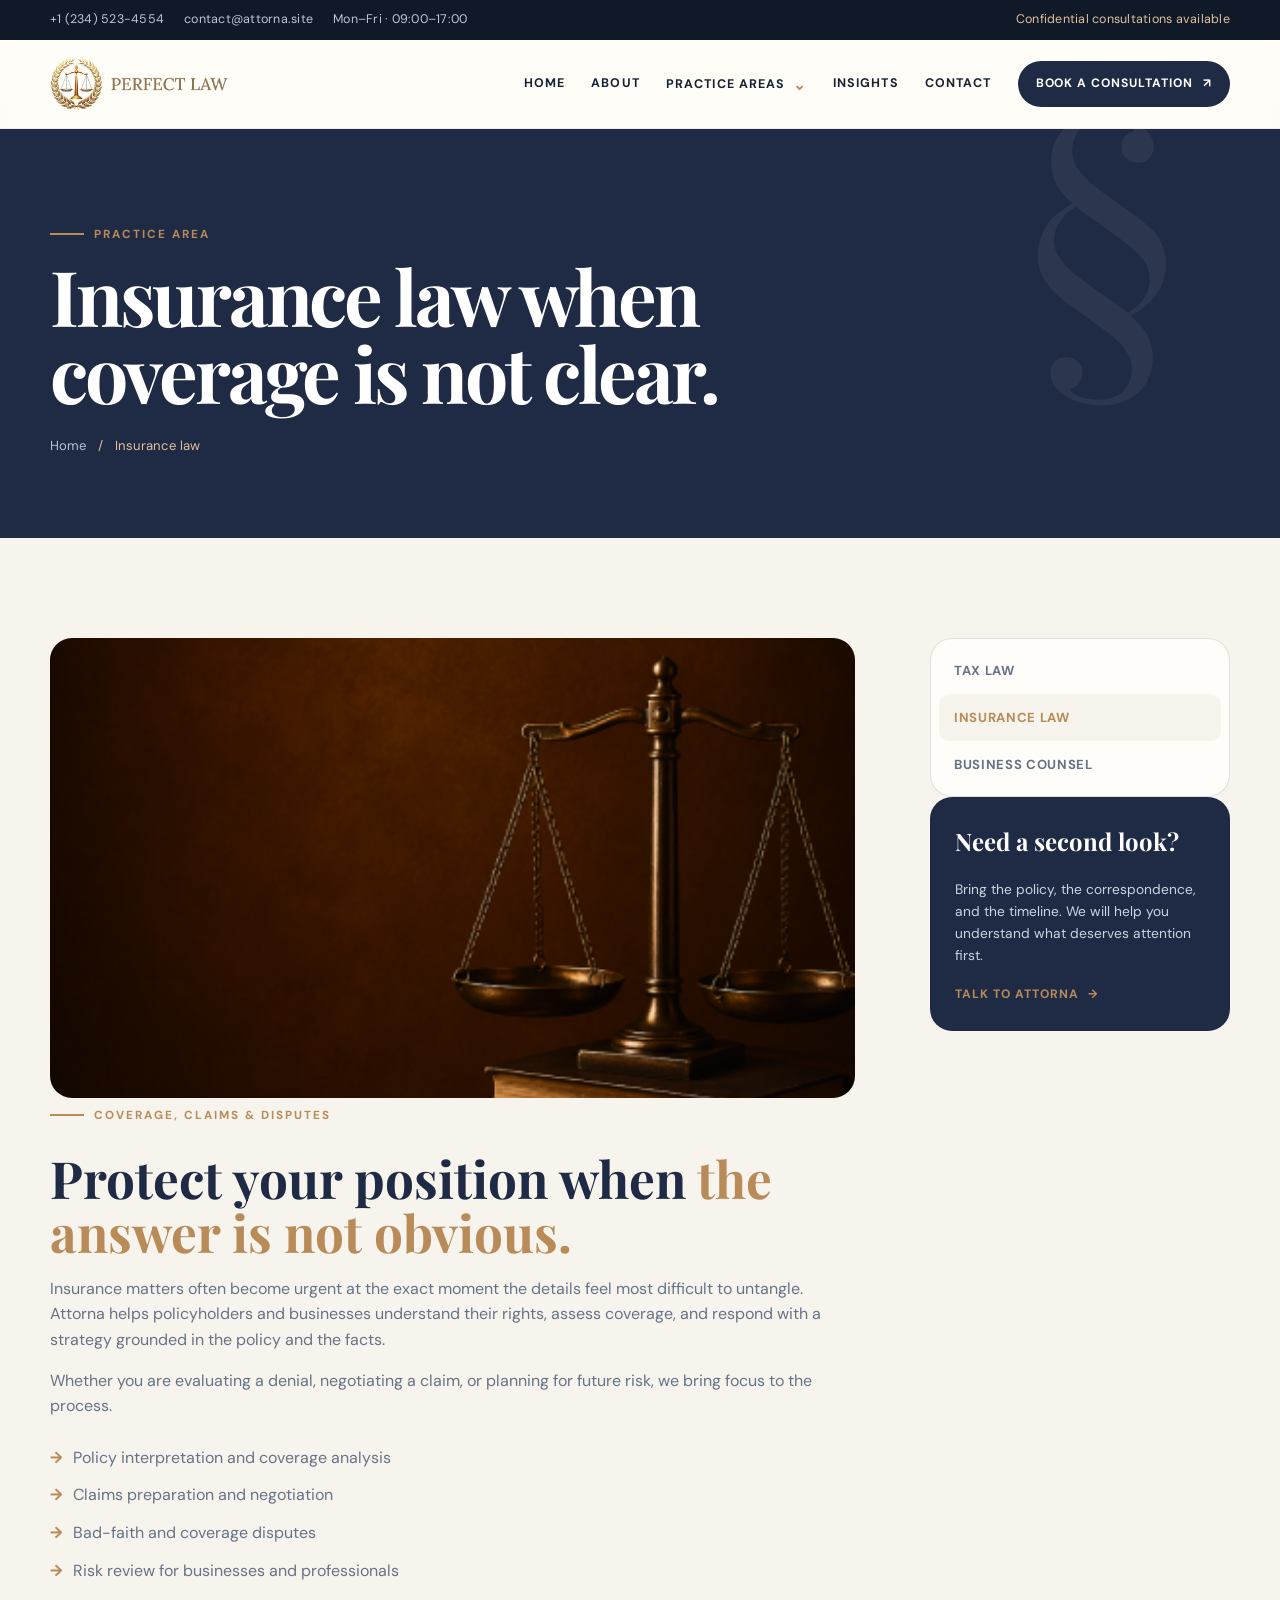
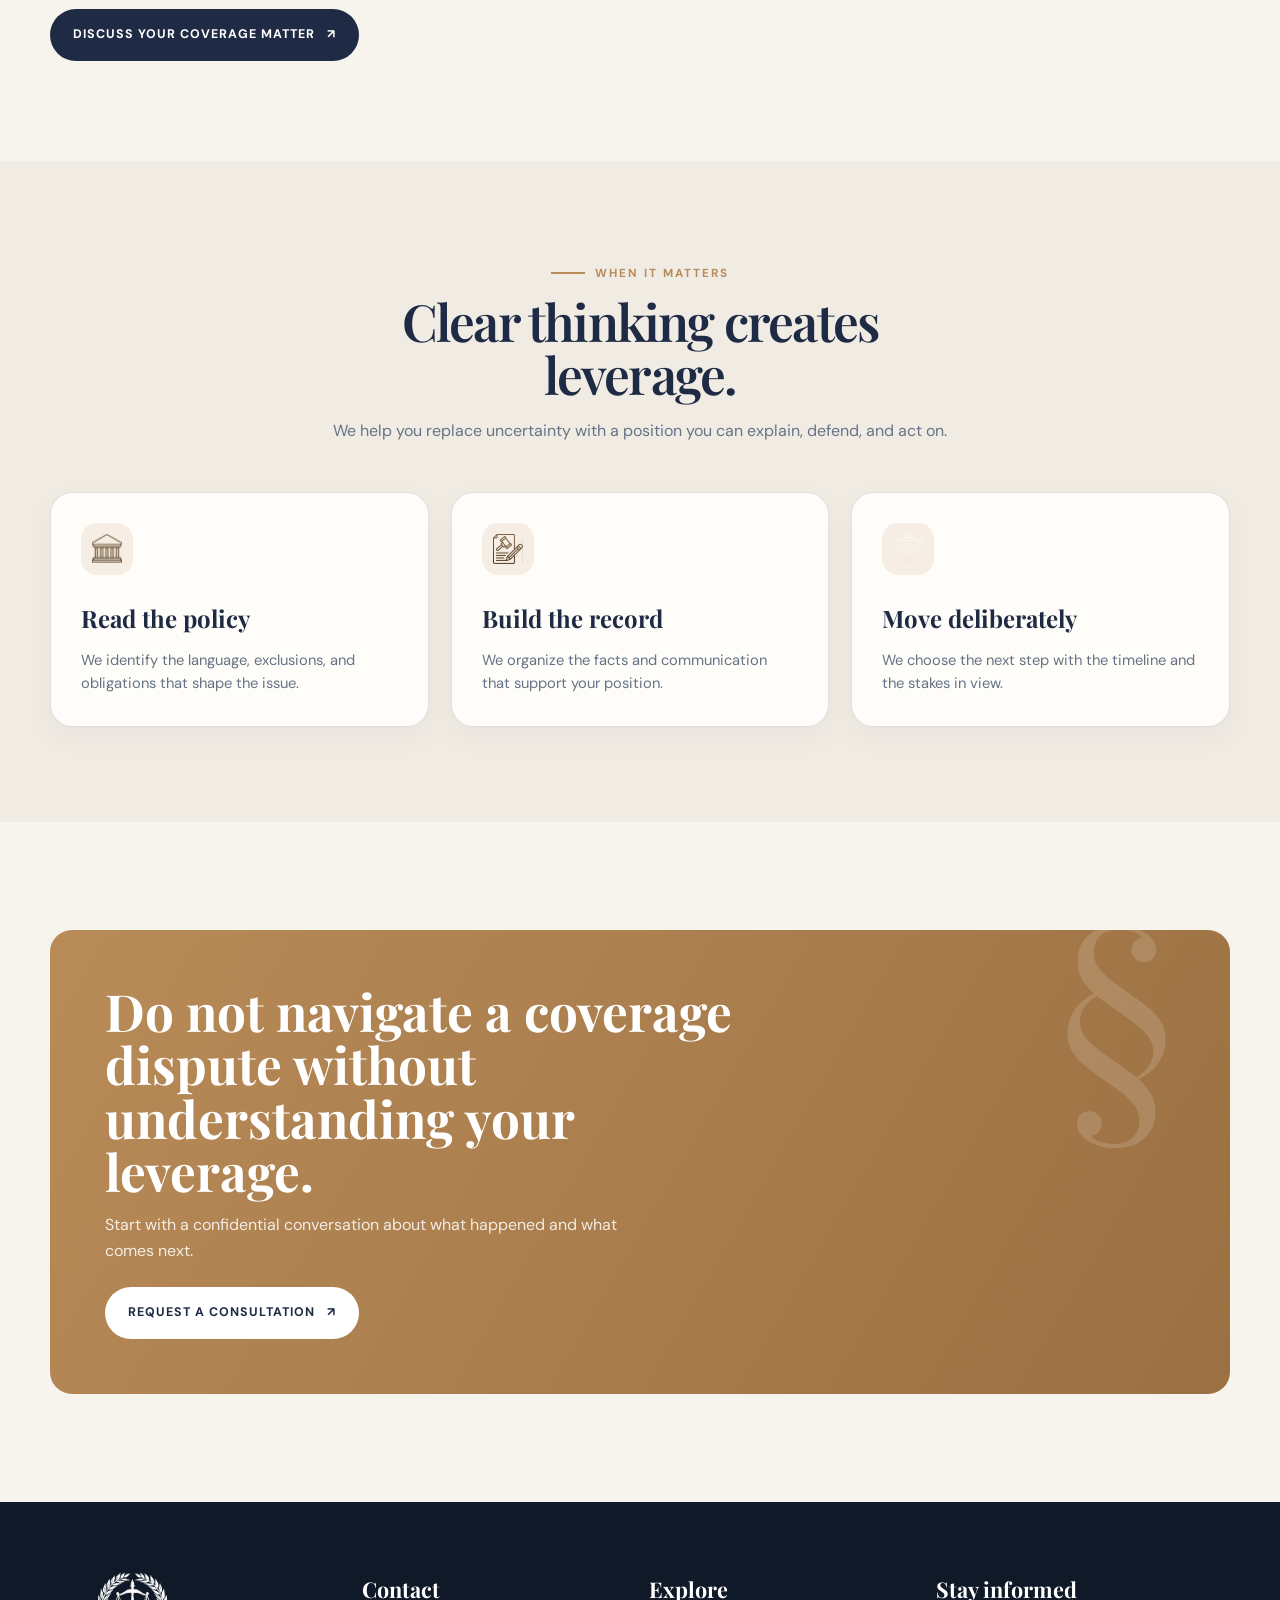
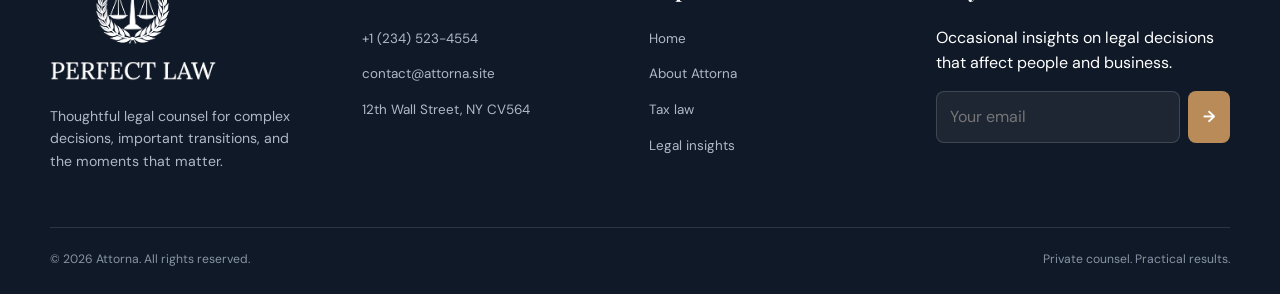
<file: insurance law.html>
<!doctype html>
<html lang="en">
<head><meta charset="UTF-8"><meta name="viewport" content="width=device-width, initial-scale=1.0"><meta name="description" content="Attorna insurance law counsel for coverage analysis, claims, and disputes."><title>Insurance Law | Attorna</title><link rel="stylesheet" href="css/style.css"><link rel="stylesheet" href="css/media-query.css"></head>
<body><a class="skip-link" href="#main-content">Skip to content</a><div class="scroll-progress" aria-hidden="true"><span></span></div><header class="site-header"><div class="topbar"><div class="container topbar-inner"><div class="topbar-details"><a href="tel:+12345234554">+1 (234) 523-4554</a><a href="mailto:contact@attorna.site">contact@attorna.site</a><span>Mon–Fri · 09:00–17:00</span></div><span class="topbar-availability">Confidential consultations available</span></div></div><div class="container site-nav"><a class="brand" href="index.html" aria-label="Attorna home"><img src="images/logo.png" alt="Attorna"></a><button class="mobile-toggle" aria-label="Open navigation" aria-expanded="false"><span></span><span></span><span></span></button><div class="nav-panel"><nav class="nav-links" aria-label="Primary navigation"><a class="nav-link" data-page="index.html" href="index.html">Home</a><a class="nav-link" data-page="about.html" href="about.html">About</a><div class="nav-dropdown"><button class="nav-dropdown-toggle" type="button">Practice areas <span>⌄</span></button><div class="nav-dropdown-menu"><a href="Tax law.html">Tax law</a><a class="active" href="insurance law.html">Insurance law</a><a href="contact.html">Business counsel</a></div></div><a class="nav-link" data-page="blog.html" href="blog.html">Insights</a><a class="nav-link" data-page="contact.html" href="contact.html">Contact</a></nav><a class="nav-cta" href="contact.html">Book a consultation <span>↗</span></a></div></div></header><main id="main-content"><section class="page-hero"><div class="container"><span class="eyebrow">Practice area</span><h1>Insurance law when coverage is not clear.</h1><div class="breadcrumbs"><a href="index.html">Home</a><span>/</span><span>Insurance law</span></div></div></section><section class="page-intro"><div class="container practice-layout"><article class="practice-main reveal"><img class="practice-feature-image" src="images/complex-2.png" alt="Attorney reviewing an insurance claim"><span class="section-kicker">Coverage, claims &amp; disputes</span><h2>Protect your position when <span>the answer is not obvious.</span></h2><p>Insurance matters often become urgent at the exact moment the details feel most difficult to untangle. Attorna helps policyholders and businesses understand their rights, assess coverage, and respond with a strategy grounded in the policy and the facts.</p><p>Whether you are evaluating a denial, negotiating a claim, or planning for future risk, we bring focus to the process.</p><ul class="bullet-list"><li>Policy interpretation and coverage analysis</li><li>Claims preparation and negotiation</li><li>Bad-faith and coverage disputes</li><li>Risk review for businesses and professionals</li></ul><a class="button" href="contact.html">Discuss your coverage matter <span>↗</span></a></article><aside class="practice-aside reveal delay-1"><div class="side-links"><a href="Tax law.html">Tax law</a><a class="active" href="insurance law.html">Insurance law</a><a href="contact.html">Business counsel</a></div><div class="side-card"><h3>Need a second look?</h3><p>Bring the policy, the correspondence, and the timeline. We will help you understand what deserves attention first.</p><a class="text-link" href="contact.html">Talk to Attorna <span>→</span></a></div></aside></div></section><section class="related-section"><div class="container"><div class="section-heading center reveal"><span class="section-kicker">When it matters</span><h2>Clear thinking creates leverage.</h2><p>We help you replace uncertainty with a position you can explain, defend, and act on.</p></div><div class="feature-grid"><article class="feature-card reveal"><div class="icon-circle"><img src="images/icon-4.svg" alt=""></div><h3>Read the policy</h3><p>We identify the language, exclusions, and obligations that shape the issue.</p></article><article class="feature-card reveal delay-1"><div class="icon-circle"><img src="images/icon-5.svg" alt=""></div><h3>Build the record</h3><p>We organize the facts and communication that support your position.</p></article><article class="feature-card reveal delay-2"><div class="icon-circle"><img src="images/icon-6.svg" alt=""></div><h3>Move deliberately</h3><p>We choose the next step with the timeline and the stakes in view.</p></article></div></div></section><section class="section"><div class="container"><div class="cta-panel reveal"><h2>Do not navigate a coverage dispute without understanding your leverage.</h2><p>Start with a confidential conversation about what happened and what comes next.</p><a class="button" href="contact.html">Request a consultation <span>↗</span></a></div></div></section></main><footer class="site-footer"><div class="container"><div class="footer-grid"><div class="footer-brand"><img src="images/logo-2.png" alt="Attorna"><p>Thoughtful legal counsel for complex decisions, important transitions, and the moments that matter.</p></div><div class="footer-col"><h3>Contact</h3><ul><li><a href="tel:+12345234554">+1 (234) 523-4554</a></li><li><a href="mailto:contact@attorna.site">contact@attorna.site</a></li><li><span>12th Wall Street, NY CV564</span></li></ul></div><div class="footer-col"><h3>Explore</h3><ul><li><a href="index.html">Home</a></li><li><a href="about.html">About Attorna</a></li><li><a href="Tax law.html">Tax law</a></li><li><a href="blog.html">Legal insights</a></li></ul></div><div class="footer-col"><h3>Stay informed</h3><p>Occasional insights on legal decisions that affect people and business.</p><form class="footer-form" onsubmit="return false"><input type="email" placeholder="Your email" aria-label="Your email"><button type="submit">→</button></form></div></div><div class="footer-bottom"><span>© <span data-year>2026</span> Attorna. All rights reserved.</span><span>Private counsel. Practical results.</span></div></div></footer><script src="js/script.js"></script></body></html>
</file>
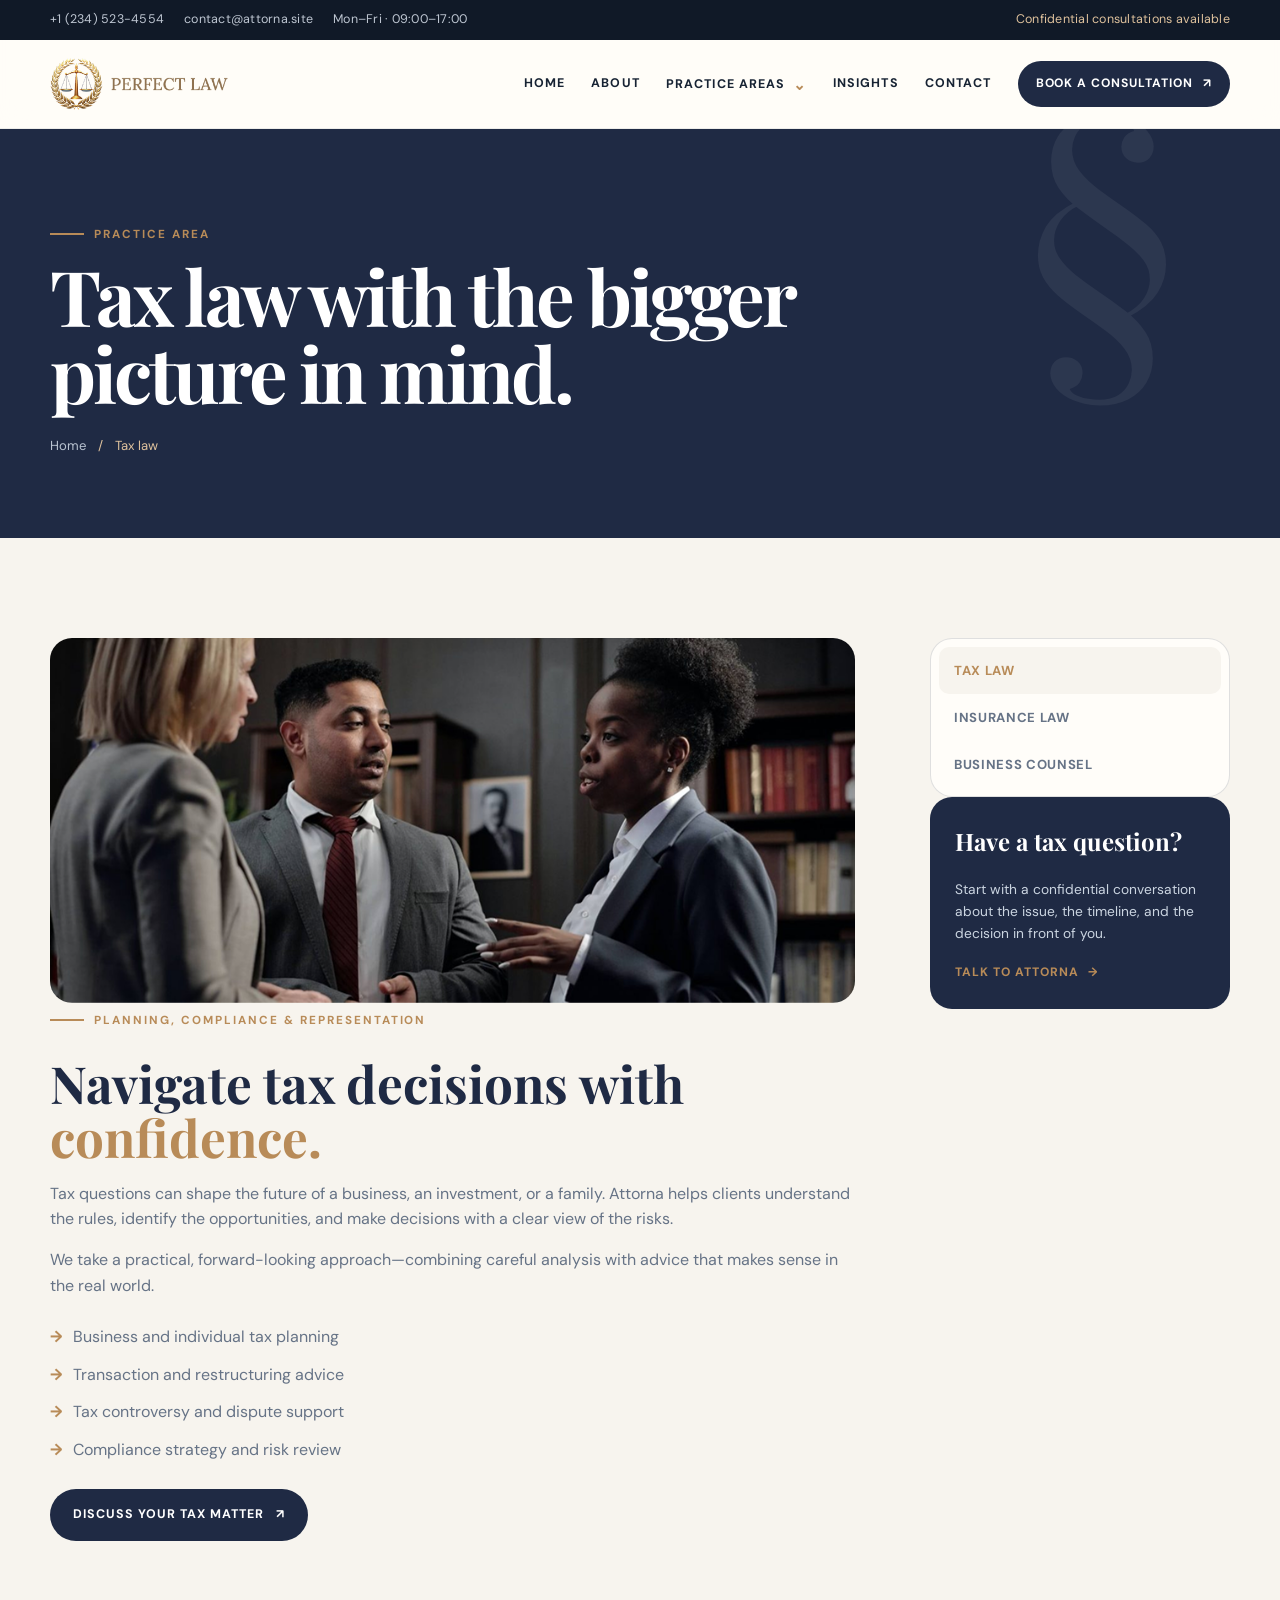
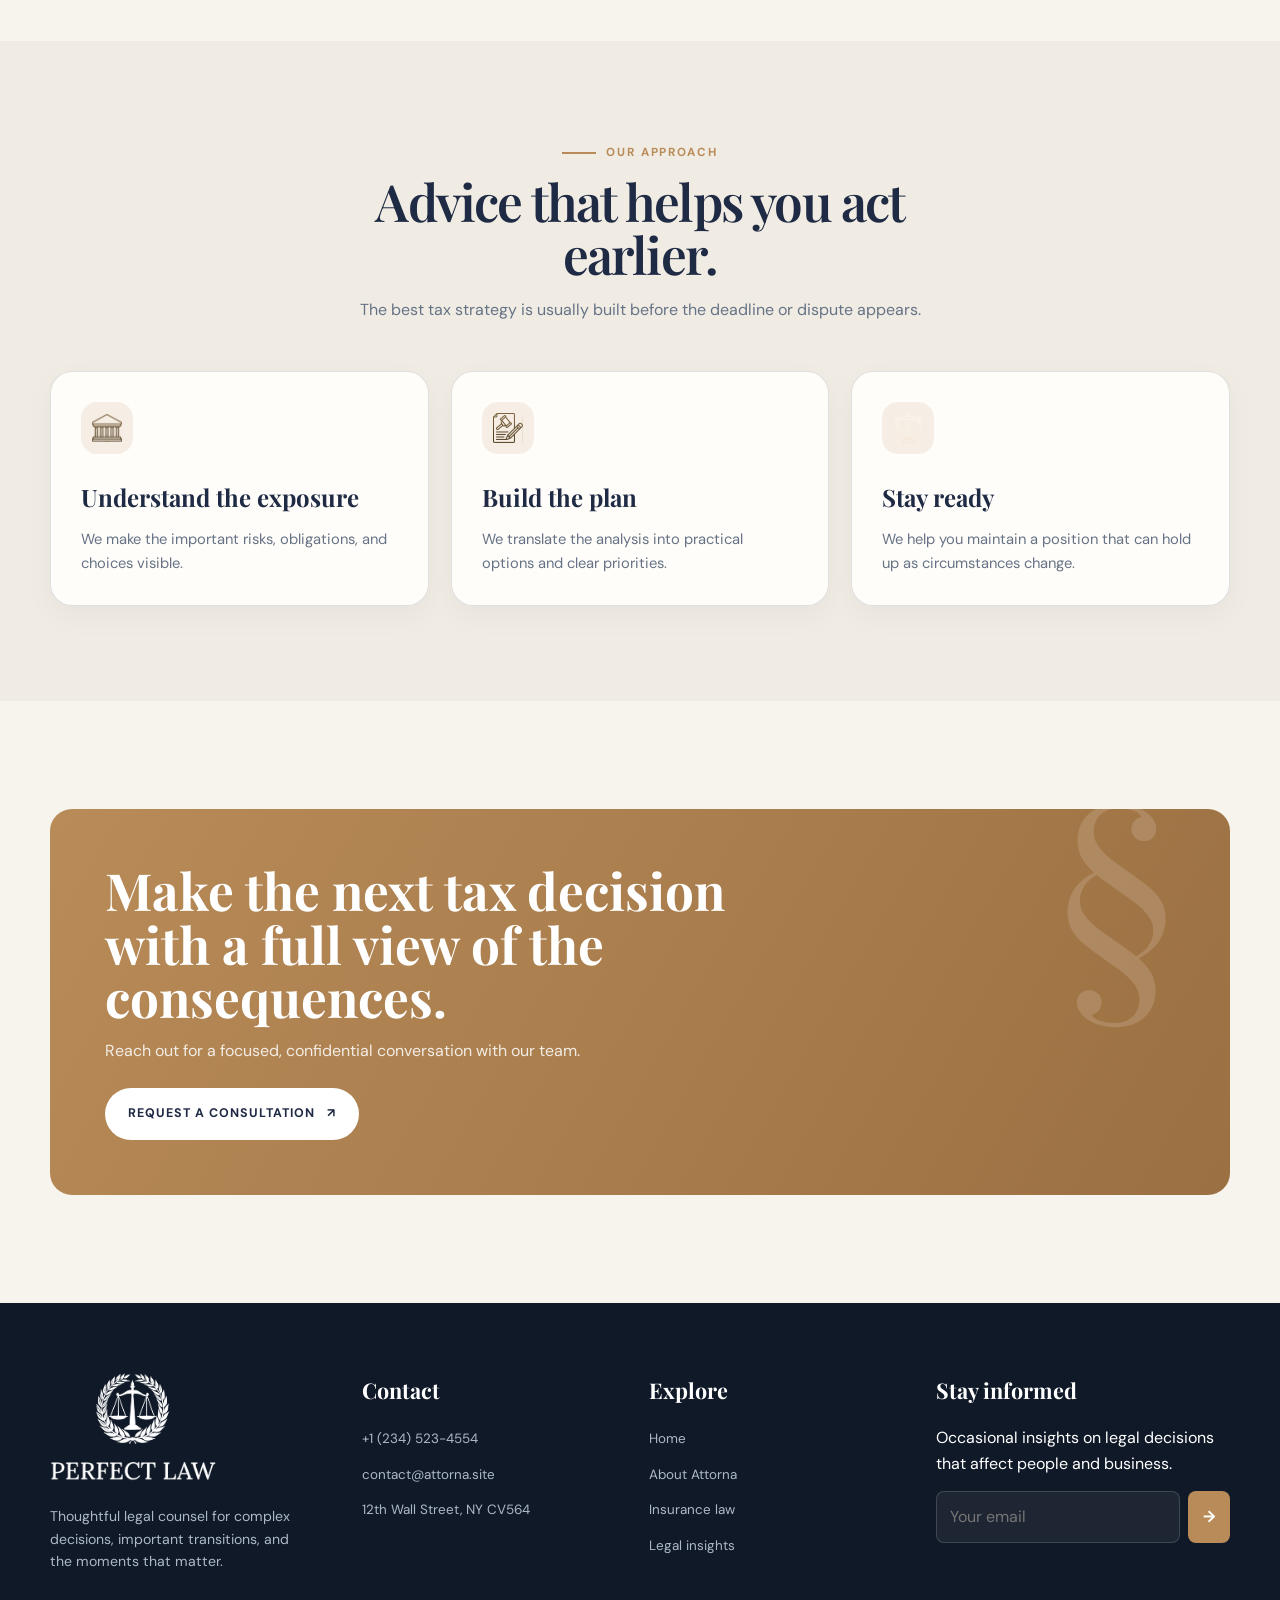
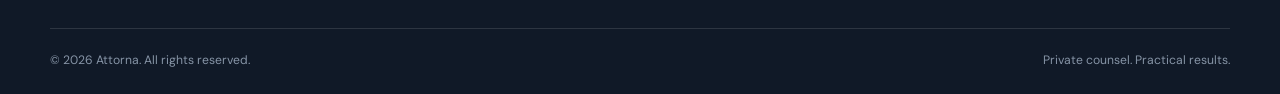
<file: Tax law.html>
<!doctype html>
<html lang="en">
<head><meta charset="UTF-8"><meta name="viewport" content="width=device-width, initial-scale=1.0"><meta name="description" content="Attorna tax law counsel for planning, compliance, disputes, and business decisions."><title>Tax Law | Attorna</title><link rel="stylesheet" href="css/style.css"><link rel="stylesheet" href="css/media-query.css"></head>
<body><a class="skip-link" href="#main-content">Skip to content</a><div class="scroll-progress" aria-hidden="true"><span></span></div><header class="site-header"><div class="topbar"><div class="container topbar-inner"><div class="topbar-details"><a href="tel:+12345234554">+1 (234) 523-4554</a><a href="mailto:contact@attorna.site">contact@attorna.site</a><span>Mon–Fri · 09:00–17:00</span></div><span class="topbar-availability">Confidential consultations available</span></div></div><div class="container site-nav"><a class="brand" href="index.html" aria-label="Attorna home"><img src="images/logo.png" alt="Attorna"></a><button class="mobile-toggle" aria-label="Open navigation" aria-expanded="false"><span></span><span></span><span></span></button><div class="nav-panel"><nav class="nav-links" aria-label="Primary navigation"><a class="nav-link" data-page="index.html" href="index.html">Home</a><a class="nav-link" data-page="about.html" href="about.html">About</a><div class="nav-dropdown"><button class="nav-dropdown-toggle" type="button">Practice areas <span>⌄</span></button><div class="nav-dropdown-menu"><a class="active" href="Tax law.html">Tax law</a><a href="insurance law.html">Insurance law</a><a href="contact.html">Business counsel</a></div></div><a class="nav-link" data-page="blog.html" href="blog.html">Insights</a><a class="nav-link" data-page="contact.html" href="contact.html">Contact</a></nav><a class="nav-cta" href="contact.html">Book a consultation <span>↗</span></a></div></div></header><main id="main-content"><section class="page-hero"><div class="container"><span class="eyebrow">Practice area</span><h1>Tax law with the bigger picture in mind.</h1><div class="breadcrumbs"><a href="index.html">Home</a><span>/</span><span>Tax law</span></div></div></section><section class="page-intro"><div class="container practice-layout"><article class="practice-main reveal"><img class="practice-feature-image" src="images/tab-1.png" alt="Legal and financial documents being reviewed"><span class="section-kicker">Planning, compliance &amp; representation</span><h2>Navigate tax decisions with <span>confidence.</span></h2><p>Tax questions can shape the future of a business, an investment, or a family. Attorna helps clients understand the rules, identify the opportunities, and make decisions with a clear view of the risks.</p><p>We take a practical, forward-looking approach—combining careful analysis with advice that makes sense in the real world.</p><ul class="bullet-list"><li>Business and individual tax planning</li><li>Transaction and restructuring advice</li><li>Tax controversy and dispute support</li><li>Compliance strategy and risk review</li></ul><a class="button" href="contact.html">Discuss your tax matter <span>↗</span></a></article><aside class="practice-aside reveal delay-1"><div class="side-links"><a class="active" href="Tax law.html">Tax law</a><a href="insurance law.html">Insurance law</a><a href="contact.html">Business counsel</a></div><div class="side-card"><h3>Have a tax question?</h3><p>Start with a confidential conversation about the issue, the timeline, and the decision in front of you.</p><a class="text-link" href="contact.html">Talk to Attorna <span>→</span></a></div></aside></div></section><section class="related-section"><div class="container"><div class="section-heading center reveal"><span class="section-kicker">Our approach</span><h2>Advice that helps you act earlier.</h2><p>The best tax strategy is usually built before the deadline or dispute appears.</p></div><div class="feature-grid"><article class="feature-card reveal"><div class="icon-circle"><img src="images/icon-4.svg" alt=""></div><h3>Understand the exposure</h3><p>We make the important risks, obligations, and choices visible.</p></article><article class="feature-card reveal delay-1"><div class="icon-circle"><img src="images/icon-5.svg" alt=""></div><h3>Build the plan</h3><p>We translate the analysis into practical options and clear priorities.</p></article><article class="feature-card reveal delay-2"><div class="icon-circle"><img src="images/icon-6.svg" alt=""></div><h3>Stay ready</h3><p>We help you maintain a position that can hold up as circumstances change.</p></article></div></div></section><section class="section"><div class="container"><div class="cta-panel reveal"><h2>Make the next tax decision with a full view of the consequences.</h2><p>Reach out for a focused, confidential conversation with our team.</p><a class="button" href="contact.html">Request a consultation <span>↗</span></a></div></div></section></main><footer class="site-footer"><div class="container"><div class="footer-grid"><div class="footer-brand"><img src="images/logo-2.png" alt="Attorna"><p>Thoughtful legal counsel for complex decisions, important transitions, and the moments that matter.</p></div><div class="footer-col"><h3>Contact</h3><ul><li><a href="tel:+12345234554">+1 (234) 523-4554</a></li><li><a href="mailto:contact@attorna.site">contact@attorna.site</a></li><li><span>12th Wall Street, NY CV564</span></li></ul></div><div class="footer-col"><h3>Explore</h3><ul><li><a href="index.html">Home</a></li><li><a href="about.html">About Attorna</a></li><li><a href="insurance law.html">Insurance law</a></li><li><a href="blog.html">Legal insights</a></li></ul></div><div class="footer-col"><h3>Stay informed</h3><p>Occasional insights on legal decisions that affect people and business.</p><form class="footer-form" onsubmit="return false"><input type="email" placeholder="Your email" aria-label="Your email"><button type="submit">→</button></form></div></div><div class="footer-bottom"><span>© <span data-year>2026</span> Attorna. All rights reserved.</span><span>Private counsel. Practical results.</span></div></div></footer><script src="js/script.js"></script></body></html>
</file>
<file: css/style.css>
@import url('https://fonts.googleapis.com/css2?family=DM+Sans:wght@400;500;600;700&family=Playfair+Display:ital,wght@0,500;0,600;0,700;1,500&display=swap');

:root {
    --ink: #172333;
    --navy: #1f2a44;
    --navy-deep: #101927;
    --cream: #f7f4ee;
    --paper: #fffdf9;
    --gold: #b88b58;
    --gold-light: #dfc29d;
    --muted: #667386;
    --line: rgba(31, 42, 68, .14);
    --shadow: 0 24px 70px rgba(23, 35, 51, .12);
    --radius: 22px;
    --container: 1180px;
}

* { box-sizing: border-box; margin: 0; padding: 0; }
html { scroll-behavior: smooth; }
body { background: var(--cream); color: var(--ink); font-family: 'DM Sans', sans-serif; line-height: 1.6; overflow-x: hidden; }
body.menu-open { overflow: hidden; }
a { color: inherit; text-decoration: none; }
button, input, textarea, select { font: inherit; }
button { cursor: pointer; }
ul { list-style: none; }
img { display: block; max-width: 100%; }
::selection { background: var(--gold); color: #fff; }

.container { width: min(var(--container), calc(100% - 48px)); margin-inline: auto; }
.skip-link { position: fixed; top: -60px; left: 16px; z-index: 100; padding: 10px 16px; background: var(--gold); color: #fff; border-radius: 0 0 10px 10px; }
.skip-link:focus { top: 0; }
.scroll-progress { position: fixed; inset: 0 0 auto; z-index: 90; height: 3px; background: transparent; }
.scroll-progress span { display: block; width: 0; height: 100%; background: var(--gold); transition: width .1s linear; }

.site-header { position: relative; z-index: 20; background: rgba(255, 253, 249, .92); backdrop-filter: blur(14px); border-bottom: 1px solid rgba(31,42,68,.08); }
.topbar { background: var(--navy-deep); color: #dbe3ee; font-size: .78rem; letter-spacing: .02em; }
.topbar-inner { display: flex; align-items: center; justify-content: space-between; min-height: 40px; gap: 20px; }
.topbar-details { display: flex; flex-wrap: wrap; gap: 20px; }
.topbar-details a, .topbar-details span { opacity: .86; transition: opacity .2s ease; }
.topbar-details a:hover { opacity: 1; color: #fff; }
.topbar-availability { color: var(--gold-light); }
.site-nav { min-height: 88px; display: flex; align-items: center; justify-content: space-between; gap: 32px; }
.brand { display: inline-flex; align-items: center; flex-shrink: 0; }
.brand img { width: 178px; height: auto; }
.nav-panel { display: flex; align-items: center; gap: 26px; }
.nav-links { display: flex; align-items: center; gap: 26px; }
.nav-link, .nav-dropdown-toggle { position: relative; display: inline-flex; align-items: center; gap: 7px; border: 0; background: transparent; color: var(--ink); font-size: .78rem; font-weight: 700; letter-spacing: .09em; text-transform: uppercase; transition: color .25s ease; }
.nav-link::after, .nav-dropdown-toggle::after { content: ''; position: absolute; left: 0; bottom: -10px; width: 0; height: 2px; background: var(--gold); transition: width .25s ease; }
.nav-link:hover, .nav-link.active, .nav-dropdown-toggle:hover { color: var(--gold); }
.nav-link:hover::after, .nav-link.active::after, .nav-dropdown-toggle:hover::after { width: 100%; }
.nav-dropdown { position: relative; }
.nav-dropdown-toggle span { color: var(--gold); font-size: .95rem; transition: transform .25s ease; }
.nav-dropdown.open .nav-dropdown-toggle span { transform: rotate(180deg); }
.nav-dropdown-menu { position: absolute; top: calc(100% + 22px); left: -18px; min-width: 218px; padding: 12px; background: var(--paper); border: 1px solid var(--line); border-radius: 14px; box-shadow: var(--shadow); opacity: 0; visibility: hidden; transform: translateY(8px); transition: .25s ease; }
.nav-dropdown.open .nav-dropdown-menu { opacity: 1; visibility: visible; transform: translateY(0); }
.nav-dropdown-menu a { display: block; padding: 11px 12px; border-radius: 9px; color: var(--muted); font-size: .84rem; font-weight: 600; }
.nav-dropdown-menu a:hover { background: var(--cream); color: var(--gold); }
.nav-cta { display: inline-flex; align-items: center; gap: 10px; padding: 13px 18px; background: var(--navy); color: #fff; border-radius: 999px; font-size: .76rem; font-weight: 700; letter-spacing: .08em; text-transform: uppercase; transition: transform .25s ease, background .25s ease, box-shadow .25s ease; }
.nav-cta:hover { transform: translateY(-2px); background: var(--gold); box-shadow: 0 10px 24px rgba(184,139,88,.25); }
.mobile-toggle { display: none; width: 44px; height: 44px; border: 1px solid var(--line); border-radius: 50%; background: transparent; }
.mobile-toggle span { display: block; width: 19px; height: 2px; margin: 4px auto; background: var(--navy); transition: .25s ease; }
.mobile-toggle.active span:first-child { transform: translateY(6px) rotate(45deg); }
.mobile-toggle.active span:nth-child(2) { opacity: 0; }
.mobile-toggle.active span:last-child { transform: translateY(-6px) rotate(-45deg); }

.hero { position: relative; padding: 78px 0 96px; overflow: hidden; background: linear-gradient(125deg, #f7f4ee 0%, #f7f4ee 55%, #ebe7de 100%); }
.hero::before { content: ''; position: absolute; width: 620px; height: 620px; right: -170px; top: -120px; border: 1px solid rgba(184,139,88,.23); border-radius: 50%; box-shadow: 0 0 0 65px rgba(184,139,88,.045), 0 0 0 130px rgba(184,139,88,.035); }
.hero-grid { position: relative; display: grid; grid-template-columns: 1fr .9fr; align-items: center; gap: 70px; }
.hero-copy { position: relative; z-index: 1; max-width: 630px; }
.eyebrow, .section-kicker { display: inline-flex; align-items: center; gap: 10px; color: var(--gold); font-size: .73rem; font-weight: 700; letter-spacing: .17em; text-transform: uppercase; }
.eyebrow::before, .section-kicker::before { content: ''; width: 34px; height: 2px; background: currentColor; }
.hero h1 { max-width: 660px; margin: 20px 0 22px; color: var(--navy); font-family: 'Playfair Display', serif; font-size: clamp(3.3rem, 6vw, 5.7rem); font-weight: 600; line-height: .98; letter-spacing: -.045em; }
.hero h1 em { color: var(--gold); font-style: italic; }
.hero-lede { max-width: 540px; color: var(--muted); font-size: 1.08rem; }
.actions { display: flex; flex-wrap: wrap; align-items: center; gap: 15px; margin-top: 32px; }
.button { display: inline-flex; align-items: center; justify-content: center; gap: 12px; min-height: 52px; padding: 0 22px; border: 1px solid transparent; border-radius: 999px; background: var(--navy); color: #fff; font-size: .78rem; font-weight: 700; letter-spacing: .08em; text-transform: uppercase; transition: transform .25s ease, background .25s ease, box-shadow .25s ease; }
.button:hover { transform: translateY(-3px); background: var(--gold); box-shadow: 0 14px 28px rgba(184,139,88,.22); }
.button.secondary { background: transparent; border-color: var(--line); color: var(--navy); }
.button.secondary:hover { border-color: var(--gold); background: transparent; color: var(--gold); box-shadow: none; }
.trust-note { display: flex; align-items: center; gap: 11px; margin-top: 30px; color: var(--muted); font-size: .82rem; }
.trust-note strong { color: var(--navy); }
.dot { width: 8px; height: 8px; border-radius: 50%; background: #62a47c; box-shadow: 0 0 0 5px rgba(98,164,124,.13); }
.hero-visual { position: relative; min-height: 520px; }
.hero-art { position: absolute; inset: 30px 0 0 35px; overflow: hidden; border-radius: 50% 50% 8px 8px; background: var(--navy); box-shadow: var(--shadow); }
.hero-art::after { content: ''; position: absolute; inset: 0; background: linear-gradient(180deg, transparent 40%, rgba(16,25,39,.58)); }
.hero-art img { width: 100%; height: 100%; object-fit: cover; object-position: center; }
.hero-badge { position: absolute; right: -10px; bottom: 48px; z-index: 2; width: 142px; height: 142px; display: grid; place-content: center; padding: 20px; border: 1px solid rgba(255,255,255,.45); border-radius: 50%; background: rgba(31,42,68,.92); color: #fff; text-align: center; box-shadow: 0 18px 45px rgba(31,42,68,.25); }
.hero-badge strong { display: block; color: var(--gold-light); font-family: 'Playfair Display', serif; font-size: 2rem; line-height: 1; }
.hero-badge span { margin-top: 7px; font-size: .67rem; letter-spacing: .08em; text-transform: uppercase; }
.hero-card { position: absolute; left: -2px; bottom: 20px; z-index: 3; max-width: 240px; padding: 19px; border-left: 3px solid var(--gold); background: rgba(255,253,249,.94); box-shadow: var(--shadow); }
.hero-card p { color: var(--muted); font-size: .83rem; }

.section { padding: 108px 0; }
.section-heading { max-width: 650px; margin-bottom: 48px; }
.section-heading.center { margin-inline: auto; text-align: center; }
.section-heading.center .section-kicker { justify-content: center; }
.section-heading h2 { margin-top: 13px; color: var(--navy); font-family: 'Playfair Display', serif; font-size: clamp(2.35rem, 4vw, 4rem); font-weight: 600; line-height: 1.03; letter-spacing: -.035em; }
.section-heading p { margin-top: 17px; color: var(--muted); }
.intro-band { background: var(--navy); color: #fff; padding: 25px 0; }
.intro-band .container { display: flex; align-items: center; justify-content: space-between; gap: 20px; }
.intro-band p { color: #cbd5e1; font-size: .94rem; }
.intro-band strong { color: #fff; }
.intro-band a { color: var(--gold-light); font-weight: 700; white-space: nowrap; }
.feature-grid, .practice-grid, .article-grid, .value-grid { display: grid; grid-template-columns: repeat(3, 1fr); gap: 22px; }
.feature-card { position: relative; padding: 30px; background: var(--paper); border: 1px solid var(--line); border-radius: var(--radius); box-shadow: 0 10px 30px rgba(23,35,51,.04); transition: transform .3s ease, box-shadow .3s ease, border-color .3s ease; }
.feature-card:hover { transform: translateY(-8px); border-color: rgba(184,139,88,.45); box-shadow: var(--shadow); }
.icon-circle { width: 52px; height: 52px; display: grid; place-items: center; margin-bottom: 24px; border-radius: 16px; background: rgba(184,139,88,.13); }
.icon-circle img { width: 30px; height: 30px; object-fit: contain; }
.feature-card h3 { margin-bottom: 12px; color: var(--navy); font-family: 'Playfair Display', serif; font-size: 1.5rem; }
.feature-card p, .practice-card p, .value-card p { color: var(--muted); font-size: .92rem; }
.text-link { display: inline-flex; align-items: center; gap: 9px; margin-top: 19px; color: var(--gold); font-size: .76rem; font-weight: 700; letter-spacing: .08em; text-transform: uppercase; }
.text-link span { transition: transform .2s ease; }
.text-link:hover span { transform: translateX(4px); }
.practice-section { background: #f0ece4; }
.practice-card { overflow: hidden; border-radius: var(--radius); background: var(--paper); border: 1px solid rgba(31,42,68,.08); transition: transform .3s ease, box-shadow .3s ease; }
.practice-card:hover { transform: translateY(-8px); box-shadow: var(--shadow); }
.practice-card-image { position: relative; aspect-ratio: 1.5; overflow: hidden; }
.practice-card-image::after { content: ''; position: absolute; inset: 0; background: linear-gradient(180deg, transparent 50%, rgba(16,25,39,.52)); }
.practice-card-image img { width: 100%; height: 100%; object-fit: cover; transition: transform .55s ease; }
.practice-card:hover .practice-card-image img { transform: scale(1.06); }
.practice-card-body { padding: 23px 24px 26px; }
.practice-card h3 { color: var(--navy); font-family: 'Playfair Display', serif; font-size: 1.4rem; }
.practice-number { position: absolute; z-index: 1; right: 15px; bottom: 13px; color: #fff; font-family: 'Playfair Display', serif; font-size: 1.3rem; }
.split-section { padding: 115px 0; }
.split-grid { display: grid; grid-template-columns: .9fr 1.1fr; align-items: center; gap: 75px; }
.split-media { position: relative; min-height: 500px; }
.split-media::before { content: ''; position: absolute; inset: 25px 25px 0 0; border: 1px solid var(--gold); border-radius: var(--radius); }
.split-media img { position: relative; width: calc(100% - 25px); height: 475px; margin-left: 25px; object-fit: cover; border-radius: var(--radius); }
.split-content h2 { margin: 14px 0 20px; color: var(--navy); font-family: 'Playfair Display', serif; font-size: clamp(2.2rem, 4vw, 3.6rem); line-height: 1.04; letter-spacing: -.035em; }
.split-content > p { max-width: 590px; color: var(--muted); }
.check-list { display: grid; grid-template-columns: repeat(2, 1fr); gap: 14px 24px; margin: 26px 0 30px; }
.check-list li { display: flex; gap: 10px; color: var(--navy); font-size: .88rem; font-weight: 600; }
.check-list li::before { content: '✓'; color: var(--gold); font-weight: 800; }
.stats-section { background: var(--navy); color: #fff; }
.stats-section .section-heading h2 { color: #fff; }
.stats-section .section-heading p { color: #cbd5e1; }
.stats-grid { display: grid; grid-template-columns: repeat(4, 1fr); border-top: 1px solid rgba(255,255,255,.16); }
.stat { padding: 28px 22px 8px; border-right: 1px solid rgba(255,255,255,.16); }
.stat:last-child { border: 0; }
.stat strong { display: block; color: var(--gold-light); font-family: 'Playfair Display', serif; font-size: clamp(2.5rem, 4vw, 4rem); font-weight: 500; line-height: 1; }
.stat span { display: block; margin-top: 12px; color: #cbd5e1; font-size: .86rem; }
.cta-panel { position: relative; overflow: hidden; padding: 55px; border-radius: var(--radius); background: linear-gradient(120deg, var(--gold), #9b7042); color: #fff; }
.cta-panel::after { content: '§'; position: absolute; right: 55px; top: -35px; color: rgba(255,255,255,.14); font-family: 'Playfair Display', serif; font-size: 230px; line-height: 1; }
.cta-panel h2 { position: relative; z-index: 1; max-width: 650px; font-family: 'Playfair Display', serif; font-size: clamp(2.1rem, 4vw, 3.7rem); line-height: 1.04; }
.cta-panel p { position: relative; z-index: 1; max-width: 560px; margin-top: 14px; color: rgba(255,255,255,.85); }
.cta-panel .button { position: relative; z-index: 1; margin-top: 24px; background: #fff; color: var(--navy); }
.cta-panel .button:hover { background: var(--navy); color: #fff; }

.page-hero { position: relative; overflow: hidden; padding: 88px 0 82px; background: var(--navy); color: #fff; }
.page-hero::after { content: '§'; position: absolute; right: 8%; top: -55px; color: rgba(255,255,255,.06); font-family: 'Playfair Display', serif; font-size: 300px; line-height: 1; }
.page-hero h1 { position: relative; z-index: 1; max-width: 760px; margin-top: 14px; font-family: 'Playfair Display', serif; font-size: clamp(2.9rem, 6vw, 5.3rem); line-height: 1; letter-spacing: -.04em; }
.breadcrumbs { position: relative; z-index: 1; display: flex; gap: 12px; margin-top: 24px; color: #b9c3d1; font-size: .82rem; }
.breadcrumbs a:hover { color: var(--gold-light); }
.breadcrumbs span { color: var(--gold-light); }
.page-intro { padding: 100px 0; }
.story-grid { display: grid; grid-template-columns: 1fr 1fr; align-items: center; gap: 75px; }
.story-media { position: relative; }
.story-media img { width: 100%; height: 570px; object-fit: cover; border-radius: var(--radius); }
.story-media .image-label { position: absolute; right: -18px; bottom: 28px; padding: 15px 19px; background: var(--gold); color: #fff; font-size: .8rem; font-weight: 700; letter-spacing: .06em; text-transform: uppercase; }
.story-copy h2 { margin: 14px 0 20px; color: var(--navy); font-family: 'Playfair Display', serif; font-size: clamp(2.3rem, 4vw, 3.7rem); line-height: 1.05; }
.story-copy p { margin-top: 15px; color: var(--muted); }
.value-section { padding: 100px 0; background: #f0ece4; }
.value-card { padding: 28px; background: var(--paper); border-radius: var(--radius); border: 1px solid var(--line); }
.value-card h3 { margin-bottom: 12px; color: var(--navy); font-family: 'Playfair Display', serif; font-size: 1.5rem; }
.value-index { display: block; margin-bottom: 28px; color: var(--gold); font-family: 'Playfair Display', serif; font-size: 2.2rem; }
.team-section { padding: 100px 0; background: var(--cream); }
.attorney-grid { display: grid; grid-template-columns: repeat(3, 1fr); gap: 22px; }
.attorney-card { overflow: hidden; background: var(--paper); border: 1px solid var(--line); border-radius: var(--radius); box-shadow: 0 10px 30px rgba(23,35,51,.04); transition: transform .3s ease, box-shadow .3s ease, border-color .3s ease; }
.attorney-card:hover { transform: translateY(-8px); border-color: rgba(184,139,88,.45); box-shadow: var(--shadow); }
.attorney-visual { position: relative; aspect-ratio: 1 / 1.05; overflow: hidden; background: var(--navy); }
.attorney-visual img { width: 100%; height: 100%; object-fit: cover; object-position: center top; transition: transform .55s ease; }
.attorney-card:hover .attorney-visual img { transform: scale(1.04); }
.attorney-initials { width: 100%; height: 100%; display: grid; place-items: center; background: radial-gradient(circle at 30% 20%, rgba(223,194,157,.55), transparent 30%), linear-gradient(145deg, var(--navy), var(--navy-deep)); color: var(--gold-light); font-family: 'Playfair Display', serif; font-size: clamp(4rem, 8vw, 6.5rem); }
.attorney-badge { position: absolute; left: 16px; bottom: 15px; padding: 8px 11px; border: 1px solid rgba(255,255,255,.3); border-radius: 999px; background: rgba(16,25,39,.78); color: #fff; font-size: .68rem; font-weight: 700; letter-spacing: .08em; text-transform: uppercase; }
.attorney-body { padding: 24px; }
.attorney-role { color: var(--gold); font-size: .7rem; font-weight: 700; letter-spacing: .14em; text-transform: uppercase; }
.attorney-card h3 { margin: 8px 0 11px; color: var(--navy); font-family: 'Playfair Display', serif; font-size: 1.65rem; line-height: 1.05; }
.attorney-bio { min-height: 78px; color: var(--muted); font-size: .9rem; }
.specialty-list { display: flex; flex-wrap: wrap; gap: 7px; margin-top: 18px; }
.specialty-list li { padding: 6px 9px; border: 1px solid var(--line); border-radius: 999px; color: var(--muted); font-size: .68rem; font-weight: 700; letter-spacing: .04em; text-transform: uppercase; }
.attorney-card .text-link { margin-top: 22px; padding-top: 17px; border-top: 1px solid var(--line); }
.process-section { padding: 100px 0; }
.process-list { display: grid; grid-template-columns: repeat(3, 1fr); gap: 24px; counter-reset: process; }
.process-item { position: relative; padding: 28px 28px 28px 72px; border-top: 1px solid var(--line); }
.process-item::before { counter-increment: process; content: '0' counter(process); position: absolute; left: 0; top: 24px; color: var(--gold); font-family: 'Playfair Display', serif; font-size: 2rem; }
.process-item h3 { color: var(--navy); font-family: 'Playfair Display', serif; font-size: 1.45rem; }
.process-item p { margin-top: 10px; color: var(--muted); font-size: .9rem; }
.faq-section { padding: 100px 0; background: #f0ece4; }
.faq-list { max-width: 850px; margin-inline: auto; }
.faq-item { border-top: 1px solid var(--line); }
.faq-item:last-child { border-bottom: 1px solid var(--line); }
.faq-question { width: 100%; display: flex; align-items: center; justify-content: space-between; gap: 20px; padding: 22px 0; border: 0; background: transparent; color: var(--navy); text-align: left; font-family: 'Playfair Display', serif; font-size: 1.25rem; }
.faq-question span { color: var(--gold); font-family: 'DM Sans', sans-serif; font-size: 1.5rem; transition: transform .25s ease; }
.faq-item.open .faq-question span { transform: rotate(45deg); }
.faq-answer { display: grid; grid-template-rows: 0fr; transition: grid-template-rows .3s ease; }
.faq-answer > div { overflow: hidden; }
.faq-answer p { padding: 0 45px 22px 0; color: var(--muted); }
.faq-item.open .faq-answer { grid-template-rows: 1fr; }

.practice-layout { display: grid; grid-template-columns: minmax(0, 1fr) 300px; gap: 75px; align-items: start; }
.practice-main h2 { margin: 28px 0 16px; color: var(--navy); font-family: 'Playfair Display', serif; font-size: clamp(2rem, 4vw, 3.5rem); line-height: 1.05; }
.practice-main h2 span { color: var(--gold); }
.practice-main > p { margin: 15px 0; color: var(--muted); }
.practice-feature-image { width: 100%; max-height: 460px; object-fit: cover; border-radius: var(--radius); }
.practice-aside { position: sticky; top: 115px; }
.side-card { padding: 25px; margin-bottom: 20px; background: var(--navy); border-radius: var(--radius); color: #fff; }
.side-card h3 { margin-bottom: 18px; font-family: 'Playfair Display', serif; font-size: 1.5rem; }
.side-card p { color: #cbd5e1; font-size: .86rem; }
.side-links { padding: 8px; background: var(--paper); border: 1px solid var(--line); border-radius: var(--radius); }
.side-links a { display: block; padding: 13px 15px; border-radius: 10px; color: var(--muted); font-size: .82rem; font-weight: 700; text-transform: uppercase; letter-spacing: .05em; }
.side-links a:hover, .side-links a.active { background: var(--cream); color: var(--gold); }
.bullet-list { display: grid; gap: 12px; margin: 26px 0; }
.bullet-list li { display: flex; gap: 11px; color: var(--muted); }
.bullet-list li::before { content: '→'; color: var(--gold); font-weight: 800; }
.related-section { padding: 95px 0; background: #f0ece4; }

.article-grid { grid-template-columns: repeat(3, 1fr); }
.article-card { overflow: hidden; background: var(--paper); border: 1px solid var(--line); border-radius: var(--radius); transition: transform .3s ease, box-shadow .3s ease; }
.article-card:hover { transform: translateY(-8px); box-shadow: var(--shadow); }
.article-card img { width: 100%; aspect-ratio: 1.3; object-fit: cover; transition: transform .5s ease; }
.article-card:hover img { transform: scale(1.04); }
.article-body { padding: 25px; }
.article-meta { color: var(--gold); font-size: .72rem; font-weight: 700; letter-spacing: .08em; text-transform: uppercase; }
.article-card h2 { margin: 10px 0 12px; color: var(--navy); font-family: 'Playfair Display', serif; font-size: 1.42rem; line-height: 1.15; }
.article-card p { color: var(--muted); font-size: .9rem; }
.newsletter { display: grid; grid-template-columns: 1fr 1fr; align-items: center; gap: 35px; padding: 42px; background: var(--navy); border-radius: var(--radius); color: #fff; }
.newsletter h2 { font-family: 'Playfair Display', serif; font-size: 2.3rem; line-height: 1.05; }
.newsletter p { margin-top: 10px; color: #cbd5e1; }
.newsletter-form { display: flex; gap: 10px; }
.newsletter-form input { flex: 1; min-width: 0; padding: 15px 17px; border: 1px solid rgba(255,255,255,.2); border-radius: 999px; background: rgba(255,255,255,.08); color: #fff; outline: none; }
.newsletter-form input::placeholder { color: #b9c3d1; }
.newsletter-form .button { min-height: 48px; background: var(--gold); }

.contact-section { padding: 100px 0; }
.contact-layout { display: grid; grid-template-columns: .75fr 1.25fr; gap: 75px; align-items: start; }
.contact-details h2 { margin: 14px 0 16px; color: var(--navy); font-family: 'Playfair Display', serif; font-size: 3.1rem; line-height: 1.05; }
.contact-details > p { color: var(--muted); }
.contact-list { display: grid; gap: 20px; margin-top: 30px; }
.contact-list a, .contact-list div { display: flex; gap: 14px; align-items: flex-start; color: var(--muted); font-size: .92rem; }
.contact-list strong { display: block; margin-bottom: 3px; color: var(--navy); }
.contact-list .contact-icon { width: 40px; height: 40px; flex: 0 0 auto; display: grid; place-items: center; border-radius: 12px; background: rgba(184,139,88,.14); color: var(--gold); font-size: 1rem; }
.contact-form { padding: 34px; background: var(--paper); border: 1px solid var(--line); border-radius: var(--radius); box-shadow: 0 10px 36px rgba(23,35,51,.06); }
.form-grid { display: grid; grid-template-columns: repeat(2, 1fr); gap: 20px; }
.form-field { display: grid; gap: 8px; }
.form-field.full { grid-column: 1 / -1; }
.form-field label { color: var(--navy); font-size: .8rem; font-weight: 700; letter-spacing: .06em; text-transform: uppercase; }
.form-field input, .form-field textarea, .form-field select { width: 100%; padding: 14px 15px; border: 1px solid var(--line); border-radius: 10px; background: #fff; color: var(--ink); outline: none; transition: border-color .2s ease, box-shadow .2s ease; }
.form-field input:focus, .form-field textarea:focus, .form-field select:focus { border-color: var(--gold); box-shadow: 0 0 0 3px rgba(184,139,88,.15); }
.form-field textarea { min-height: 150px; resize: vertical; }
.form-submit { display: flex; align-items: center; gap: 18px; margin-top: 24px; }
.form-status { color: #538367; font-size: .83rem; }
.map-card { min-height: 180px; display: grid; place-items: center; margin-top: 30px; padding: 25px; border-radius: var(--radius); background: linear-gradient(135deg, #d9c8ad, #eee3d1); color: var(--navy); text-align: center; }
.map-card strong { display: block; font-family: 'Playfair Display', serif; font-size: 1.65rem; }

.site-footer { padding: 70px 0 24px; background: var(--navy-deep); color: #fff; }
.footer-grid { display: grid; grid-template-columns: 1.1fr 1fr 1fr 1.2fr; gap: 42px; padding-bottom: 55px; }
.footer-brand img { width: 166px; filter: brightness(0) invert(1); }
.footer-brand p { max-width: 250px; margin-top: 19px; color: #aeb9c8; font-size: .88rem; }
.footer-col h3 { margin-bottom: 18px; color: #fff; font-family: 'Playfair Display', serif; font-size: 1.35rem; }
.footer-col li + li { margin-top: 10px; }
.footer-col a, .footer-col span { color: #aeb9c8; font-size: .84rem; transition: color .2s ease; }
.footer-col a:hover { color: var(--gold-light); }
.footer-form { display: flex; gap: 8px; margin-top: 15px; }
.footer-form input { width: 100%; min-width: 0; padding: 12px 13px; border: 1px solid rgba(255,255,255,.15); border-radius: 8px; background: rgba(255,255,255,.06); color: #fff; outline: none; }
.footer-form button { padding: 0 15px; border: 0; border-radius: 8px; background: var(--gold); color: #fff; font-weight: 700; }
.footer-bottom { display: flex; justify-content: space-between; gap: 20px; padding-top: 22px; border-top: 1px solid rgba(255,255,255,.12); color: #8694a6; font-size: .76rem; }
.footer-bottom a:hover { color: #fff; }

.reveal { opacity: 0; transform: translateY(24px); transition: opacity .7s ease, transform .7s ease; }
.reveal.is-visible { opacity: 1; transform: translateY(0); }
.delay-1 { transition-delay: .08s; } .delay-2 { transition-delay: .16s; } .delay-3 { transition-delay: .24s; }
@media (prefers-reduced-motion: reduce) { *, *::before, *::after { animation-duration: .01ms !important; animation-iteration-count: 1 !important; scroll-behavior: auto !important; transition-duration: .01ms !important; } .reveal { opacity: 1; transform: none; } }

@media (max-width: 960px) {
    .container { width: min(var(--container), calc(100% - 36px)); }
    .site-nav { min-height: 76px; }
    .mobile-toggle { display: block; }
    .nav-panel { position: fixed; inset: 116px 18px auto; display: block; max-height: 0; overflow: hidden; padding: 0 22px; border-radius: 18px; background: var(--paper); box-shadow: var(--shadow); opacity: 0; transition: max-height .35s ease, opacity .25s ease, padding .35s ease; }
    .nav-panel.open { max-height: 500px; padding: 20px 22px; opacity: 1; }
    .nav-links { display: block; }
    .nav-link, .nav-dropdown-toggle { width: 100%; justify-content: space-between; padding: 14px 0; border-bottom: 1px solid var(--line); }
    .nav-link::after, .nav-dropdown-toggle::after { display: none; }
    .nav-cta { width: 100%; margin-top: 16px; justify-content: center; }
    .nav-dropdown-menu { position: static; display: none; margin: 0; padding: 4px 0 6px; border: 0; border-radius: 0; box-shadow: none; opacity: 1; visibility: visible; transform: none; }
    .nav-dropdown.open .nav-dropdown-menu { display: block; }
    .hero-grid, .split-grid, .story-grid, .contact-layout { grid-template-columns: 1fr; gap: 50px; }
    .hero { padding-top: 62px; }
    .hero-copy { max-width: 680px; }
    .hero-visual { min-height: 500px; max-width: 650px; width: 100%; }
    .practice-layout { grid-template-columns: 1fr; gap: 40px; }
    .practice-aside { position: static; order: -1; }
    .side-links { display: flex; flex-wrap: wrap; gap: 4px; }
    .side-links a { flex: 1 1 180px; }
    .footer-grid { grid-template-columns: repeat(2, 1fr); }
    .stats-grid { grid-template-columns: repeat(2, 1fr); }
    .stat:nth-child(2) { border-right: 0; }
    .stat:nth-child(-n+2) { border-bottom: 1px solid rgba(255,255,255,.16); }
    .feature-grid, .practice-grid, .article-grid, .value-grid, .attorney-grid { grid-template-columns: repeat(2, 1fr); }
    .process-list { grid-template-columns: 1fr; }
}

@media (max-width: 640px) {
    .container { width: min(var(--container), calc(100% - 28px)); }
    .topbar-details { gap: 10px 15px; }
    .topbar-availability { display: none; }
    .brand img { width: 150px; }
    .nav-panel { inset: 109px 14px auto; }
    .hero { padding: 52px 0 70px; }
    .hero h1 { font-size: clamp(2.9rem, 15vw, 4.2rem); }
    .hero-visual { min-height: 395px; }
    .hero-art { inset: 18px 16px 0 0; }
    .hero-card { left: -4px; bottom: 0; max-width: 205px; padding: 14px; }
    .hero-badge { right: -3px; bottom: 14px; width: 112px; height: 112px; }
    .hero-badge strong { font-size: 1.6rem; }
    .section, .split-section, .page-intro, .contact-section, .process-section, .faq-section { padding: 72px 0; }
    .feature-grid, .practice-grid, .article-grid, .value-grid, .stats-grid, .footer-grid, .form-grid, .newsletter { grid-template-columns: 1fr; }
    .feature-card, .value-card { padding: 24px; }
    .split-media { min-height: 350px; }
    .split-media img { height: 330px; }
    .check-list { grid-template-columns: 1fr; }
    .stats-grid { border-top: 0; }
    .stat { padding: 23px 8px; border-right: 0; border-bottom: 1px solid rgba(255,255,255,.16); }
    .stat:last-child { border-bottom: 0; }
    .cta-panel { padding: 32px 24px; }
    .cta-panel::after { right: 0; font-size: 150px; }
    .page-hero { padding: 62px 0; }
    .page-hero h1 { font-size: 3.2rem; }
    .story-media img { height: 400px; }
    .newsletter { padding: 28px 22px; }
    .newsletter-form { flex-direction: column; }
    .contact-form { padding: 23px 18px; }
    .form-submit { align-items: flex-start; flex-direction: column; }
    .footer-bottom { flex-direction: column; }
    .intro-band .container { align-items: flex-start; flex-direction: column; }
}
</file>
<file: css/media-query.css>
/* Attorna's responsive system now lives in css/style.css. This file remains as a safe compatibility layer for older links. */
@media (prefers-reduced-motion: reduce) {
    *, *::before, *::after { animation-duration: .01ms !important; animation-iteration-count: 1 !important; transition-duration: .01ms !important; scroll-behavior: auto !important; }
}
</file>
